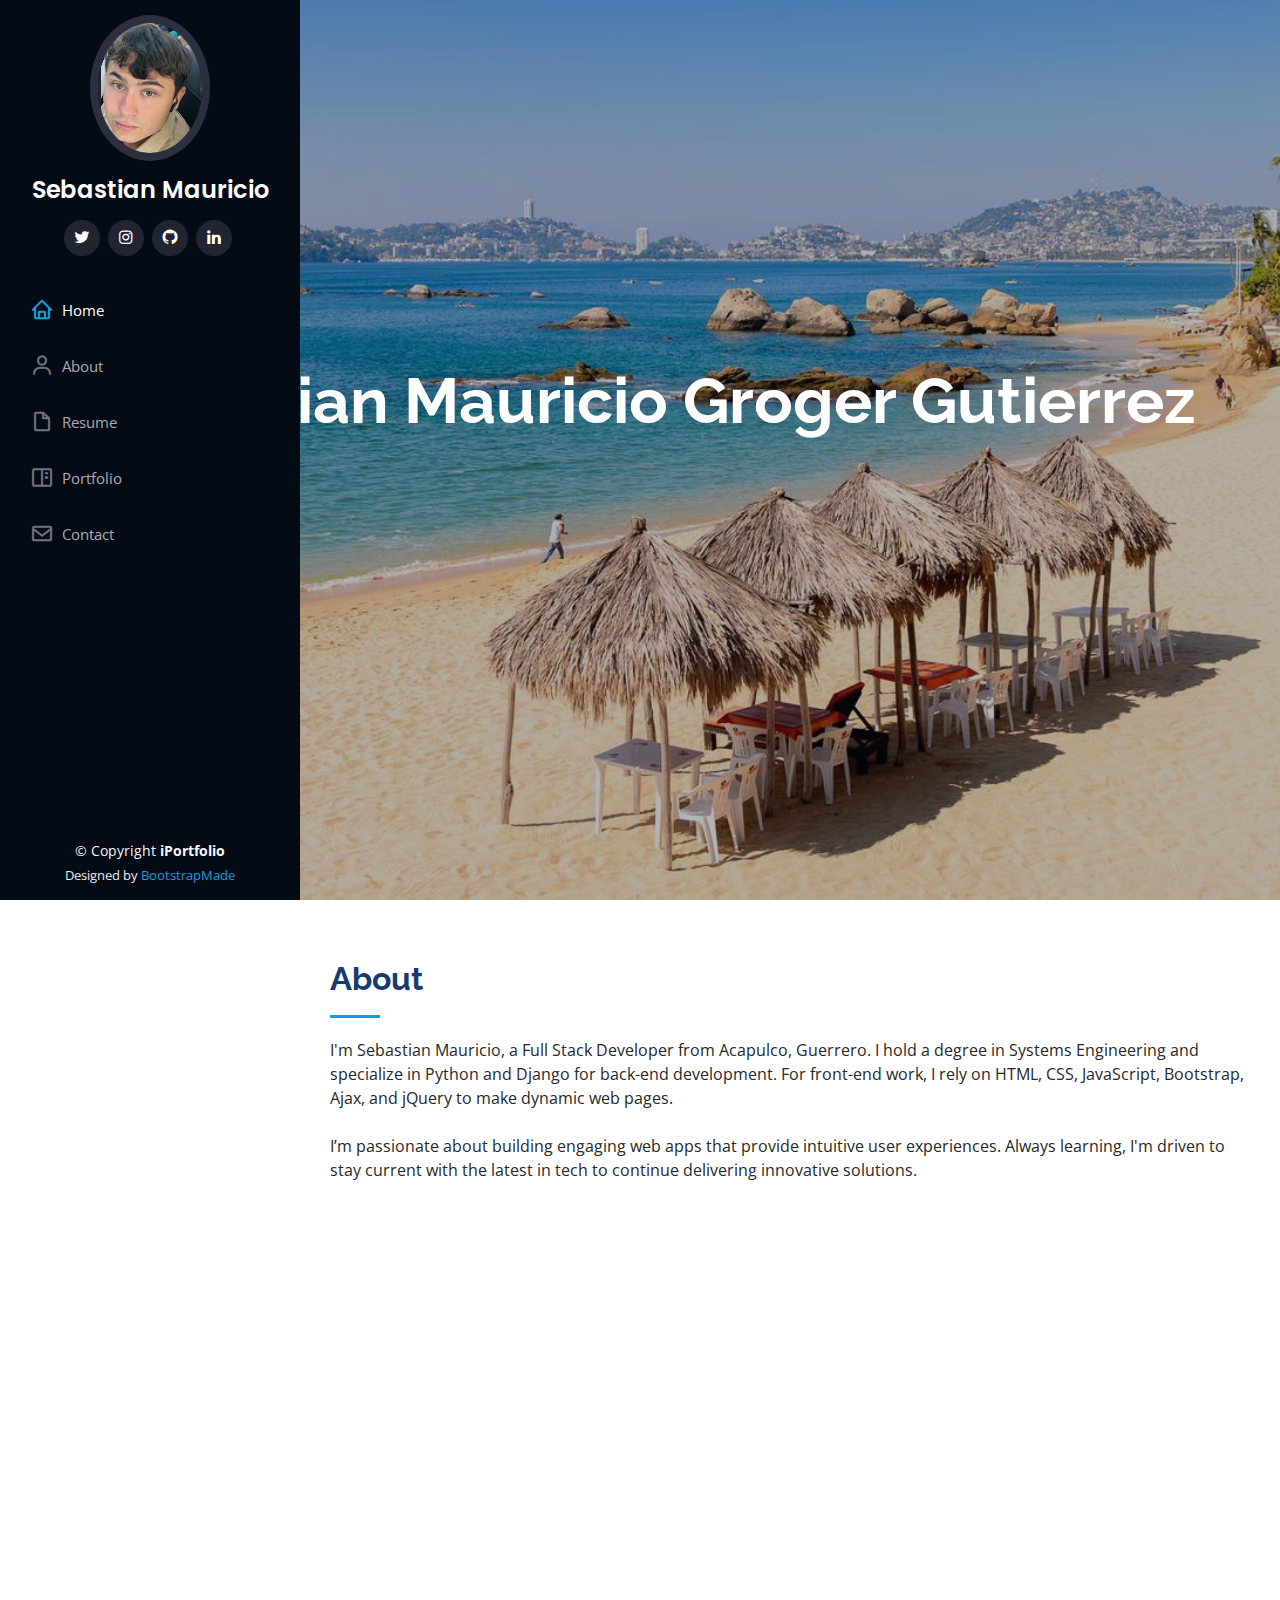
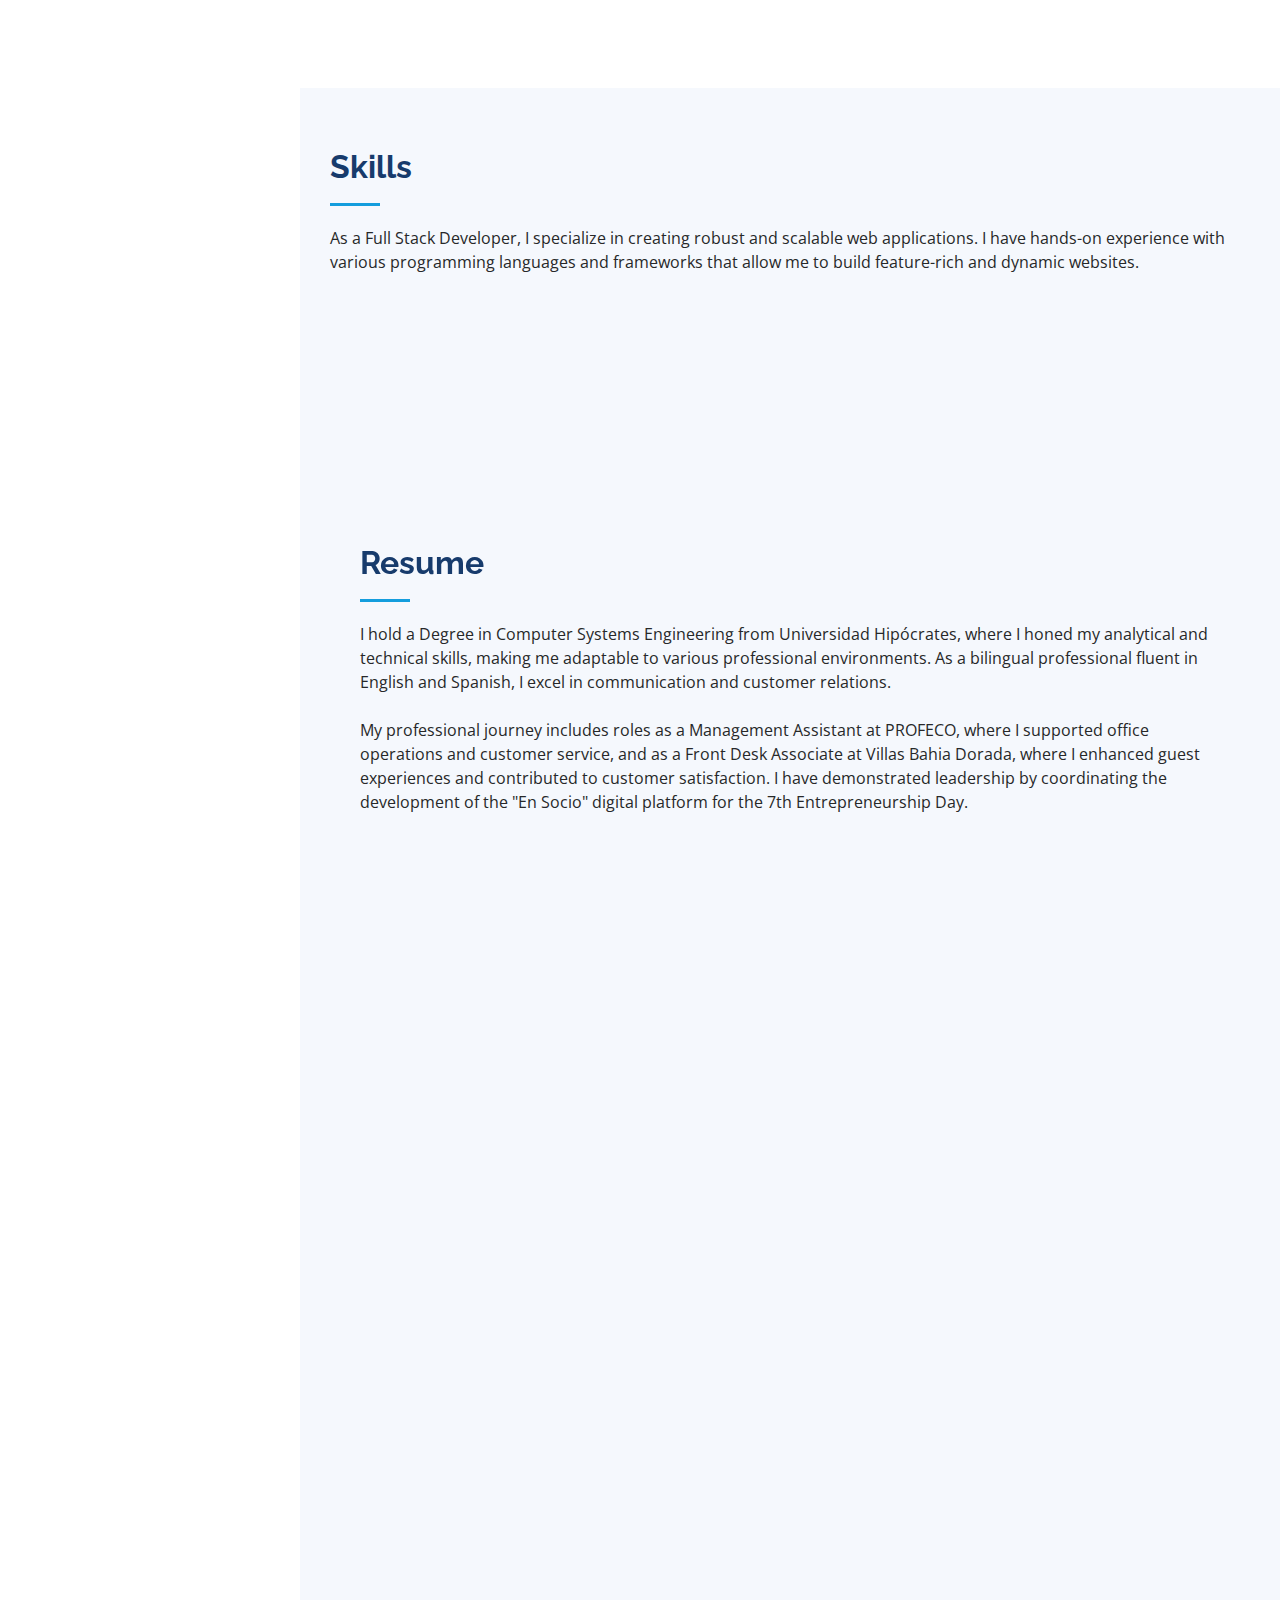
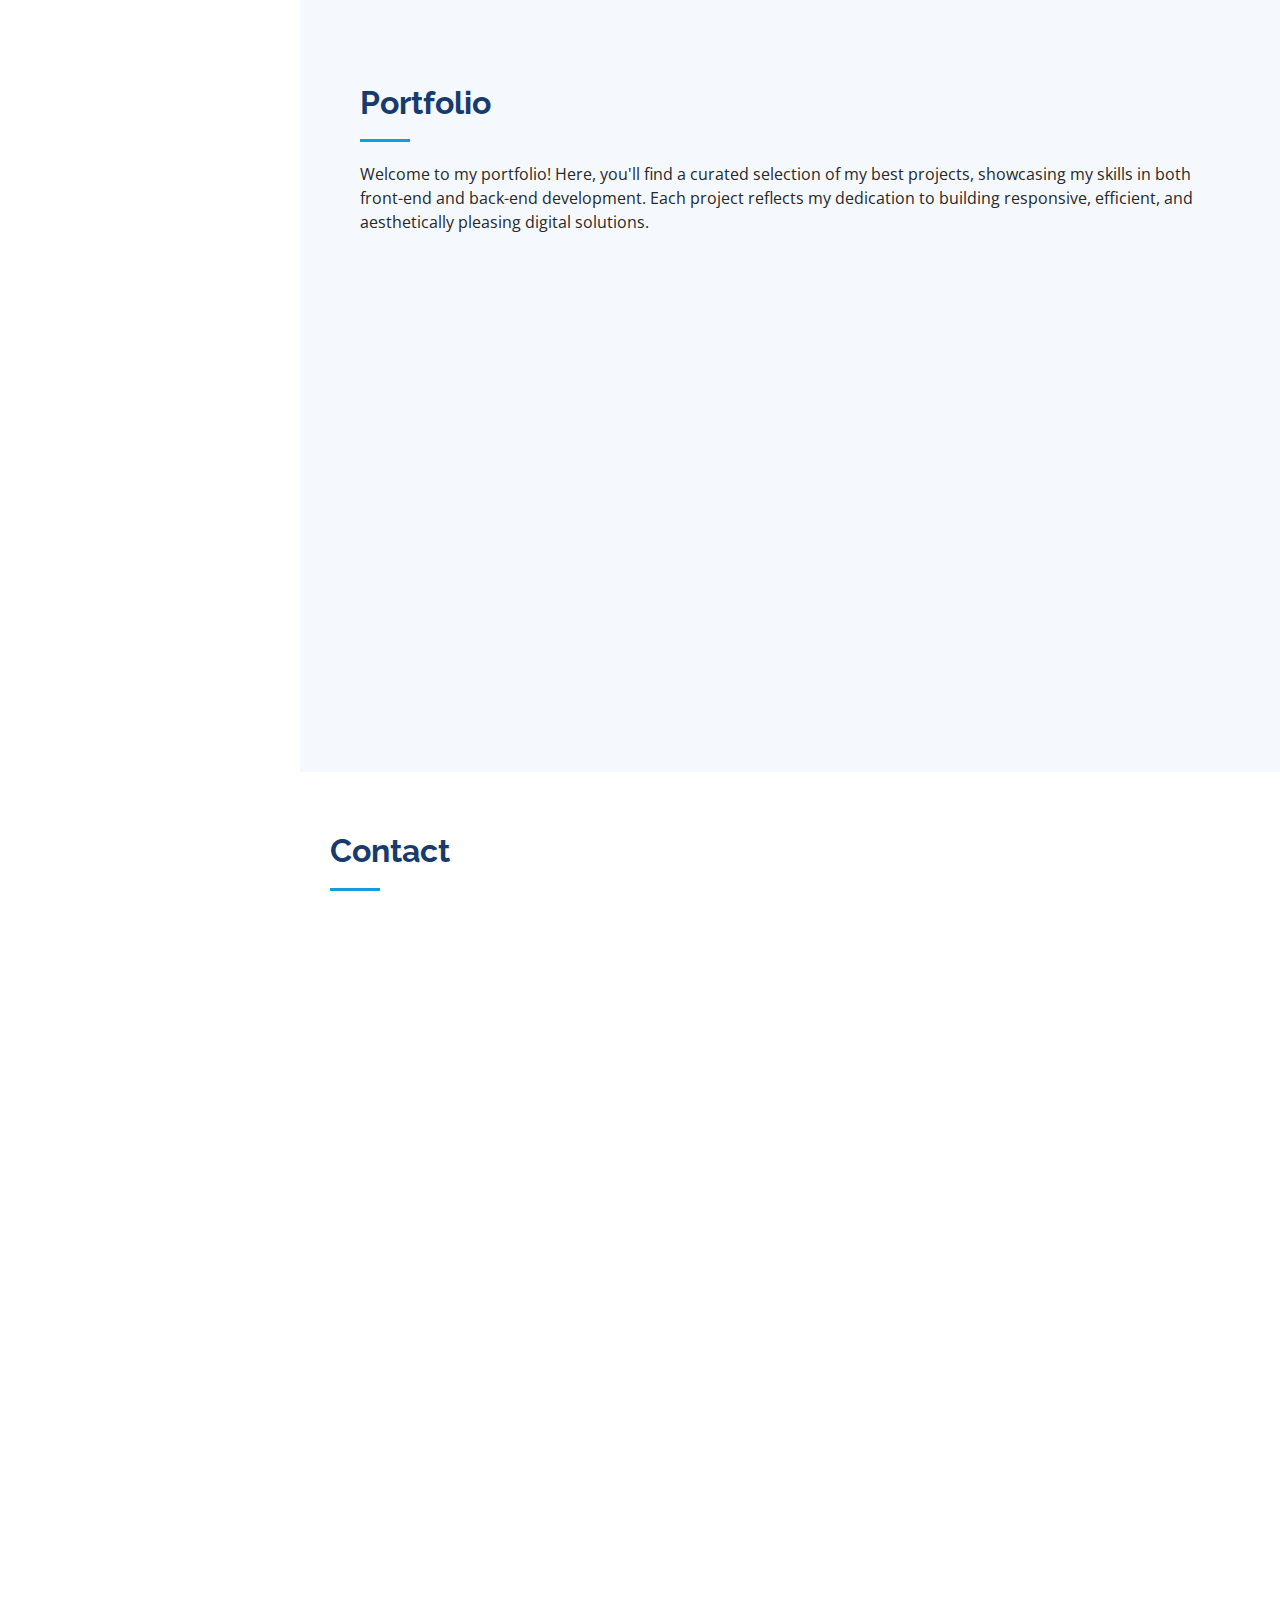
<file: index.html>
<!DOCTYPE html>
<html lang="en">

<head>
  <meta charset="utf-8">
  <meta content="width=device-width, initial-scale=1.0" name="viewport">

  <title>Sebastian's Portfolio</title>
  <meta content="" name="description">
  <meta content="" name="keywords">

  <!-- Favicons -->
  <link href="assets/img/favicon.png" rel="icon">
  <link href="assets/img/apple-touch-icon.png" rel="apple-touch-icon">

  <!-- Google Fonts -->
  <link href="https://fonts.googleapis.com/css?family=Open+Sans:300,300i,400,400i,600,600i,700,700i|Raleway:300,300i,400,400i,500,500i,600,600i,700,700i|Poppins:300,300i,400,400i,500,500i,600,600i,700,700i" rel="stylesheet">

  <!-- Vendor CSS Files -->
  <link href="assets/vendor/aos/aos.css" rel="stylesheet">
  <link href="assets/vendor/bootstrap/css/bootstrap.min.css" rel="stylesheet">
  <link href="assets/vendor/bootstrap-icons/bootstrap-icons.css" rel="stylesheet">
  <link href="assets/vendor/boxicons/css/boxicons.min.css" rel="stylesheet">
  <link href="assets/vendor/glightbox/css/glightbox.min.css" rel="stylesheet">
  <link href="assets/vendor/swiper/swiper-bundle.min.css" rel="stylesheet">

  <!-- Template Main CSS File -->
  <link href="assets/css/style.css" rel="stylesheet">

  <!-- =======================================================
  * Template Name: iPortfolio
  * Template URL: https://bootstrapmade.com/iportfolio-bootstrap-portfolio-websites-template/
  * Updated: Mar 17 2024 with Bootstrap v5.3.3
  * Author: BootstrapMade.com
  * License: https://bootstrapmade.com/license/
  ======================================================== -->
</head>

<body>

  <!-- ======= Mobile nav toggle button ======= -->
  <i class="bi bi-list mobile-nav-toggle d-xl-none"></i>

  <!-- ======= Header ======= -->
  <header id="header">
    <div class="d-flex flex-column">

      <div class="profile">
        <img src="assets/img/portfolio/faceshot.png" alt="" class="img-fluid rounded-circle">
        <h1 class="text-light"><a href="index.html">Sebastian Mauricio</a></h1>
        <div class="social-links mt-3 text-center">
          <a target="_blank" href="https://twitter.com/SebasMou2000"  class="twitter"><i class="bx bxl-twitter"></i></a>
          <!-- <a target="_blank" href="#" class="facebook"><i class="bx bxl-facebook"></i></a> -->
          <a target="_blank" href="https://www.instagram.com/sebastian.success/" class="instagram"><i class="bx bxl-instagram"></i></a>
          <a target="_blank" href="https://github.com/SebastianMou" class="google-plus"><i class="bx bxl-github"></i></a>
          <a target="_blank" href="https://www.linkedin.com/in/sebastian-mauricio-339632282/" class="linkedin"><i class="bx bxl-linkedin"></i></a>
        </div>
      </div>

      <nav id="navbar" class="nav-menu navbar">
        <ul>
          <li><a href="#hero" class="nav-link scrollto active"><i class="bx bx-home"></i> <span>Home</span></a></li>
          <li><a href="#about" class="nav-link scrollto"><i class="bx bx-user"></i> <span>About</span></a></li>
          <li><a href="#resume" class="nav-link scrollto"><i class="bx bx-file-blank"></i> <span>Resume</span></a></li>
          <li><a href="#portfolio" class="nav-link scrollto"><i class="bx bx-book-content"></i> <span>Portfolio</span></a></li>
          <li><a href="#contact" class="nav-link scrollto"><i class="bx bx-envelope"></i> <span>Contact</span></a></li>
        </ul>
      </nav><!-- .nav-menu -->
    </div>
  </header><!-- End Header -->

  <!-- ======= Hero Section ======= -->
  <section id="hero" class="d-flex flex-column justify-content-center align-items-center">
    <div class="hero-container" data-aos="fade-in">
      <h1>Sebastian Mauricio Groger Gutierrez</h1>
      <p>I'm <span class="typed" data-typed-items="Systems Engineering, Full Stack Developer, Web Developer, App Developer"></span></p>
    </div>
  </section><!-- End Hero -->

  <main id="main">

    <!-- ======= About Section ======= -->
    <section id="about" class="about">
      <div class="container">

        <div class="section-title">
          <h2>About</h2>
          <p>I'm Sebastian Mauricio, a Full Stack Developer from Acapulco, Guerrero. I hold a degree in Systems Engineering and specialize in Python and Django for back-end development. For front-end work, I rely on HTML, CSS, JavaScript, Bootstrap, Ajax, and jQuery to make dynamic web pages.
            <br><br>
            I’m passionate about building engaging web apps that provide intuitive user experiences. Always learning, I'm driven to stay current with the latest in tech to continue delivering innovative solutions.
            </p>
        </div>

        <div class="row">
          <div class="col-lg-4" data-aos="fade-right">
            <img src="assets/img/family.png" class="img-fluid" alt="">
          </div>
          <div class="col-lg-8 pt-4 pt-lg-0 content" data-aos="fade-left">
            <h3>UI/UX Designer &amp; Web Developer.</h3>
            <p class="fst-italic">
              Passionate about designing intuitive user interfaces and developing robust web applications that provide seamless user experiences.
            </p>
            <div class="row">
              <div class="col-lg-6">
                <ul>
                  <li><i class="bi bi-chevron-right"></i> <strong>Birthday:</strong> <span>8 April 2000</span></li>
                  <li><i class="bi bi-chevron-right"></i> <strong>Website:</strong> <span>www.example.com</span></li>
                  <li><i class="bi bi-chevron-right"></i> <strong>Phone:</strong> <span>+54 (744) 505-5734</span></li>
                  <li><i class="bi bi-chevron-right"></i> <strong>City:</strong> <span>Acapulco Guerrero, Mexico</span></li>
                </ul>
              </div>
              <div class="col-lg-6">
                <ul>
                  <li><i class="bi bi-chevron-right"></i> <strong>Age:</strong> <span>24</span></li>
                  <li><i class="bi bi-chevron-right"></i> <strong>Degree:</strong> <span>Bachelor's</span></li>
                  <li><i class="bi bi-chevron-right"></i> <strong>PhEmailone:</strong> <span>Sebastian_Mou@protnomail.com</span></li>
                  <li><i class="bi bi-chevron-right"></i> <strong>Freelance:</strong> <span>Available</span></li>
                </ul>
              </div>
            </div>
            <p>
              I specialize in crafting user-friendly digital solutions that empower businesses to thrive in the digital age. From designing intuitive interfaces to developing powerful backend systems, my goal is to bring innovative ideas to life.
            </p>
            <p>
                Whether working on a team or freelancing, I bring a collaborative spirit and a commitment to delivering exceptional results in every project I undertake.
            </p>
          </div>
        </div>

      </div>
    </section><!-- End About Section -->

    <!-- ======= Facts Section ======= -->
    <!-- <section id="facts" class="facts">
      <div class="container">

        <div class="section-title">
          <h2>Facts</h2>
          <p>Magnam dolores commodi suscipit. Necessitatibus eius consequatur ex aliquid fuga eum quidem. Sit sint consectetur velit. Quisquam quos quisquam cupiditate. Et nemo qui impedit suscipit alias ea. Quia fugiat sit in iste officiis commodi quidem hic quas.</p>
        </div>

        <div class="row no-gutters">

          <div class="col-lg-3 col-md-6 d-md-flex align-items-md-stretch" data-aos="fade-up">
            <div class="count-box">
              <i class="bi bi-emoji-smile"></i>
              <span data-purecounter-start="0" data-purecounter-end="232" data-purecounter-duration="1" class="purecounter"></span>
              <p><strong>Happy Clients</strong> consequuntur quae</p>
            </div>
          </div>

          <div class="col-lg-3 col-md-6 d-md-flex align-items-md-stretch" data-aos="fade-up" data-aos-delay="100">
            <div class="count-box">
              <i class="bi bi-journal-richtext"></i>
              <span data-purecounter-start="0" data-purecounter-end="521" data-purecounter-duration="1" class="purecounter"></span>
              <p><strong>Projects</strong> adipisci atque cum quia aut</p>
            </div>
          </div>

          <div class="col-lg-3 col-md-6 d-md-flex align-items-md-stretch" data-aos="fade-up" data-aos-delay="200">
            <div class="count-box">
              <i class="bi bi-headset"></i>
              <span data-purecounter-start="0" data-purecounter-end="1453" data-purecounter-duration="1" class="purecounter"></span>
              <p><strong>Hours Of Support</strong> aut commodi quaerat</p>
            </div>
          </div>

          <div class="col-lg-3 col-md-6 d-md-flex align-items-md-stretch" data-aos="fade-up" data-aos-delay="300">
            <div class="count-box">
              <i class="bi bi-people"></i>
              <span data-purecounter-start="0" data-purecounter-end="32" data-purecounter-duration="1" class="purecounter"></span>
              <p><strong>Hard Workers</strong> rerum asperiores dolor</p>
            </div>
          </div>

        </div>

      </div>
    </section> --> 

    <!-- ======= Skills Section ======= -->
    <section id="skills" class="skills section-bg">
      <div class="container">

        <div class="section-title">
          <h2>Skills</h2>
          <p>
              As a Full Stack Developer, I specialize in creating robust and scalable web applications. I have hands-on experience with various programming languages and frameworks that allow me to build feature-rich and dynamic websites.
          </p>
      </div>
      
      <div class="row skills-content">
      
          <div class="col-lg-6" data-aos="fade-up">
              <div class="progress">
                  <span class="skill">HTML <i class="val">100%</i></span>
                  <div class="progress-bar-wrap">
                      <div class="progress-bar" role="progressbar" aria-valuenow="100" aria-valuemin="0" aria-valuemax="100"></div>
                  </div>
              </div>
      
              <div class="progress">
                  <span class="skill">CSS <i class="val">90%</i></span>
                  <div class="progress-bar-wrap">
                      <div class="progress-bar" role="progressbar" aria-valuenow="90" aria-valuemin="0" aria-valuemax="100"></div>
                  </div>
              </div>
      
              <div class="progress">
                  <span class="skill">JavaScript <i class="val">60%</i></span>
                  <div class="progress-bar-wrap">
                      <div class="progress-bar" role="progressbar" aria-valuenow="80" aria-valuemin="0" aria-valuemax="100"></div>
                  </div>
              </div>
          </div>
      
          <div class="col-lg-6" data-aos="fade-up" data-aos-delay="100">
              <div class="progress">
                  <span class="skill">Python/Django <i class="val">85%</i></span>
                  <div class="progress-bar-wrap">
                      <div class="progress-bar" role="progressbar" aria-valuenow="85" aria-valuemin="0" aria-valuemax="100"></div>
                  </div>
              </div>
      
              <div class="progress">
                  <span class="skill">Bootstrap <i class="val">90%</i></span>
                  <div class="progress-bar-wrap">
                      <div class="progress-bar" role="progressbar" aria-valuenow="90" aria-valuemin="0" aria-valuemax="100"></div>
                  </div>
              </div>
      
              <div class="progress">
                  <span class="skill">Linux <i class="val">30%</i></span>
                  <div class="progress-bar-wrap">
                      <div class="progress-bar" role="progressbar" aria-valuenow="70" aria-valuemin="0" aria-valuemax="100"></div>
                  </div>
              </div>
          </div>
      </div>
      <!-- End Skills Section -->

    <!-- ======= Resume Section ======= -->
    <section id="resume" class="resume">
      <div class="container">

        <div class="section-title">
          <h2>Resume</h2>
          <p>I hold a Degree in Computer Systems Engineering from Universidad Hipócrates, where I honed my analytical and technical skills, making me adaptable to various professional environments. As a bilingual professional fluent in English and Spanish, I excel in communication and customer relations.</p>
          <br>
          <p>
            My professional journey includes roles as a Management Assistant at PROFECO, where I supported office operations and customer service, and as a Front Desk Associate at Villas Bahia Dorada, where I enhanced guest experiences and contributed to customer satisfaction. I have demonstrated leadership by coordinating the development of the "En Socio" digital platform for the 7th Entrepreneurship Day.
          </p>
        </div>

        <div class="row">
          <div class="col-lg-6" data-aos="fade-up">
            <h3 class="resume-title">Sumary</h3>
            <div class="resume-item pb-0">
              <h4>Sebastian Mauricio Groger Gutierrez</h4>
              <p><em>Motivated professional with a strong background in customer service and technical skills, aiming to leverage these strengths in dynamic roles. Proven in building positive relationships and driving projects to success.</em></p>
              <ul>
                  <li>Acapuclo Guerrero, Mexico</li>
                  <li>52+(744) 505-5734</li>
                  <li>Sebastian_Mou@protonmail.com</li>
              </ul>
          </div>
          

            <h3 class="resume-title">Education</h3>
            <div class="resume-item">
              <h4>Degree in Computer Systems Engineering</h4>
              <h5>2019 - 2023</h5>
              <p><em>Universidad Hipócrates, Acapulco, Mexico</em></p>
              <p>
                  Focused on developing analytical and technical skills, adaptable to various professional environments.
                  <a href="https://www.uhipocrates.edu.mx/2023/08/09/exitosas-defensas-de-tesis-de-la-licenciatura-en-ingenieria-en-sistemas-computacionales" target="_blank">Read More</a>
              </p>
          </div>
          <div class="resume-item">
              <h4>High School Diploma</h4>
              <h5>2017</h5>
              <p><em>Secretariat of Public Education, Mexico</em></p>
          </div>
          </div>
          <div class="col-lg-6" data-aos="fade-up" data-aos-delay="100">
            <h3 class="resume-title">Professional Experience</h3>
            <div class="resume-item">
              <h4>Management Assistant</h4>
              <h5>Jan 2021 - Dec 2023</h5>
              <p><em>PROFECO (Mexican Government Agency)</em></p>
              <ul>
                  <li>Supported office operations and customer service, handling inquiries and providing information.</li>
                  <li>Managed documentation and administrative tasks, showcasing organizational and time management skills.</li>
              </ul>
            </div>
            <div class="resume-item">
              <h4>Front Desk Associate</h4>
              <h5>Feb 2018 - Jan 2020</h5>
              <p><em>Villas Bahia Dorada (Hotel Business)</em></p>
              <ul>
                  <li>Delivered exceptional customer service, creating a welcoming environment for guests.</li>
                  <li>Quickly addressed and resolved guest inquiries, demonstrating problem-solving and interpersonal skills.</li>
                  <li>Assisted in promotional activities and events, contributing to an increase in guest satisfaction and repeat visits.</li>
              </ul>
            </div>
          </div>
        </div>

      </div>
    </section><!-- End Resume Section -->

    <!-- ======= Portfolio Section ======= -->
    <section id="portfolio" class="portfolio section-bg">
      <div class="container">

        <div class="section-title">
          <h2>Portfolio</h2>
          <p>Welcome to my portfolio! Here, you'll find a curated selection of my best projects, showcasing my skills in both front-end and back-end development. Each project reflects my dedication to building responsive, efficient, and aesthetically pleasing digital solutions.</p>

        </div>

        <div class="row" data-aos="fade-up">
          <div class="col-lg-12 d-flex justify-content-center">
            <ul id="portfolio-flters">
              <li data-filter="*" class="filter-active">All</li>
              <li data-filter=".filter-app">Full Stack</li>
              <li data-filter=".filter-web">FrontEnd</li>
            </ul>
          </div>
        </div>

        <div class="row portfolio-container" data-aos="fade-up" data-aos-delay="100">

          <div class="col-lg-4 col-md-6 portfolio-item filter-web">
            <div class="portfolio-wrap">
              <img src="assets/img/portfolio/ensocio_home.png" class="img-fluid" alt="">
              <div class="portfolio-links">
                <a href="assets/img/portfolio/ensocio_home.png" data-gallery="portfolioGallery" class="portfolio-lightbox" title="App 1"><i class="bx bx-plus"></i></a>
                <a href="portfolio-details-ensocio.html" title="More Details"><i class="bx bx-link"></i></a>
              </div>
            </div>
          </div>

          <div class="col-lg-4 col-md-6 portfolio-item filter-web">
            <div class="portfolio-wrap">
              <img src="assets/img/portfolio/hiddenS.png" class="img-fluid" alt="">
              <div class="portfolio-links">
                <a href="assets/img/portfolio/hiddenS.png" data-gallery="portfolioGallery" class="portfolio-lightbox" title="Web 3"><i class="bx bx-plus"></i></a>
                <a href="portfolio-details-django_chatting_app.html" title="More Details"><i class="bx bx-link"></i></a>
              </div>
            </div>
          </div>

          <div class="col-lg-4 col-md-6 portfolio-item filter-web">
            <div class="portfolio-wrap">
              <img src="assets/img/portfolio/wwins_login.png" class="img-fluid" alt="">
              <div class="portfolio-links">
                <a href="assets/img/portfolio/wwins_login.png" data-gallery="portfolioGallery" class="portfolio-lightbox" title="App 2"><i class="bx bx-plus"></i></a>
                <a href="portfolio-details-wwins.html" title="More Details"><i class="bx bx-link"></i></a>
              </div>
            </div>
          </div>

          <div class="col-lg-4 col-md-6 portfolio-item filter-app">
            <div class="portfolio-wrap">
              <img src="assets/img/portfolio/Screenshot 2024-04-20 185433.png" class="img-fluid" alt="">
              <div class="portfolio-links">
                <a href="assets/img/portfolio/Screenshot 2024-04-20 185433.png" data-gallery="portfolioGallery" class="portfolio-lightbox" title="Card 2"><i class="bx bx-plus"></i></a>
                <a href="portfolio-details-shop.html" title="More Details"><i class="bx bx-link"></i></a>
              </div>
            </div>
          </div>

          
          </div>

        </div>

      </div>
    </section><!-- End Portfolio Section -->

    <!-- ======= Services Section ======= -->
    <!-- <section id="services" class="services">
      <div class="container">

        <div class="section-title">
          <h2>Services</h2>
          <p>Magnam dolores commodi suscipit. Necessitatibus eius consequatur ex aliquid fuga eum quidem. Sit sint consectetur velit. Quisquam quos quisquam cupiditate. Et nemo qui impedit suscipit alias ea. Quia fugiat sit in iste officiis commodi quidem hic quas.</p>
        </div>

        <div class="row">
          <div class="col-lg-4 col-md-6 icon-box" data-aos="fade-up">
            <div class="icon"><i class="bi bi-briefcase"></i></div>
            <h4 class="title"><a href="">Lorem Ipsum</a></h4>
            <p class="description">Voluptatum deleniti atque corrupti quos dolores et quas molestias excepturi sint occaecati cupiditate non provident</p>
          </div>
          <div class="col-lg-4 col-md-6 icon-box" data-aos="fade-up" data-aos-delay="100">
            <div class="icon"><i class="bi bi-card-checklist"></i></div>
            <h4 class="title"><a href="">Dolor Sitema</a></h4>
            <p class="description">Minim veniam, quis nostrud exercitation ullamco laboris nisi ut aliquip ex ea commodo consequat tarad limino ata</p>
          </div>
          <div class="col-lg-4 col-md-6 icon-box" data-aos="fade-up" data-aos-delay="200">
            <div class="icon"><i class="bi bi-bar-chart"></i></div>
            <h4 class="title"><a href="">Sed ut perspiciatis</a></h4>
            <p class="description">Duis aute irure dolor in reprehenderit in voluptate velit esse cillum dolore eu fugiat nulla pariatur</p>
          </div>
          <div class="col-lg-4 col-md-6 icon-box" data-aos="fade-up" data-aos-delay="300">
            <div class="icon"><i class="bi bi-binoculars"></i></div>
            <h4 class="title"><a href="">Magni Dolores</a></h4>
            <p class="description">Excepteur sint occaecat cupidatat non proident, sunt in culpa qui officia deserunt mollit anim id est laborum</p>
          </div>
          <div class="col-lg-4 col-md-6 icon-box" data-aos="fade-up" data-aos-delay="400">
            <div class="icon"><i class="bi bi-brightness-high"></i></div>
            <h4 class="title"><a href="">Nemo Enim</a></h4>
            <p class="description">At vero eos et accusamus et iusto odio dignissimos ducimus qui blanditiis praesentium voluptatum deleniti atque</p>
          </div>
          <div class="col-lg-4 col-md-6 icon-box" data-aos="fade-up" data-aos-delay="500">
            <div class="icon"><i class="bi bi-calendar4-week"></i></div>
            <h4 class="title"><a href="">Eiusmod Tempor</a></h4>
            <p class="description">Et harum quidem rerum facilis est et expedita distinctio. Nam libero tempore, cum soluta nobis est eligendi</p>
          </div>
        </div>

      </div>
    </section> -->
    <!-- End Services Section -->


    <!-- ======= Contact Section ======= -->
    <section id="contact" class="contact">
      <div class="container">

        <div class="section-title">
          <h2>Contact</h2>
        </div>

        <div class="row" data-aos="fade-in">

          <div class="col-lg-5 d-flex align-items-stretch">
            <div class="info">
              <div class="address">
                <i class="bi bi-geo-alt"></i>
                <h4>Location:</h4>
                <p>Mexico Acapulco</p>
              </div>

              <div class="email">
                <i class="bi bi-envelope"></i>
                <h4>Email:</h4>
                <p>Sebastian_MoU@protonmail.com</p>
              </div>

              <div class="phone">
                <i class="bi bi-phone"></i>
                <h4>Call:</h4>
                <p>+52 (744) 505-5734</p>
              </div>

              <iframe src="https://www.google.com/maps/embed?pb=!1m18!1m12!1m3!1d3818.856285848596!2d-99.90717052522416!3d16.833484183962348!2m3!1f0!2f0!3f0!3m2!1i1024!2i768!4f13.1!3m3!1m2!1s0x85caf7d034e5e007%3A0x2248ee756364b5d8!2sCaleta%20playa!5e0!3m2!1sen!2smx!4v1715116973619!5m2!1sen!2smx" width="600" height="450" style="border:0;" allowfullscreen="" loading="lazy" referrerpolicy="no-referrer-when-downgrade"></iframe>
            </div>

          </div>

          <div class="col-lg-7 mt-5 mt-lg-0 d-flex align-items-stretch">
            <form action="forms/contact.php" method="post" role="form" class="php-email-form">
              <div class="row">
                <div class="form-group col-md-6">
                  <label for="name">Your Name</label>
                  <input type="text" name="name" class="form-control" id="name" required>
                </div>
                <div class="form-group col-md-6">
                  <label for="name">Your Email</label>
                  <input type="email" class="form-control" name="email" id="email" required>
                </div>
              </div>
              <div class="form-group">
                <label for="name">Subject</label>
                <input type="text" class="form-control" name="subject" id="subject" required>
              </div>
              <div class="form-group">
                <label for="name">Message</label>
                <textarea class="form-control" name="message" rows="10" required></textarea>
              </div>
              <div class="my-3">
                <div class="loading">Loading</div>
                <div class="error-message"></div>
                <div class="sent-message">Your message has been sent. Thank you!</div>
              </div>
              <div class="text-center"><button type="submit">Send Message</button></div>
            </form>
          </div>

        </div>

      </div>
    </section><!-- End Contact Section -->

  </main><!-- End #main -->

  <!-- ======= Footer ======= -->
  <footer id="footer">
    <div class="container">
      <div class="copyright">
        &copy; Copyright <strong><span>iPortfolio</span></strong>
      </div>
      <div class="credits">
        <!-- All the links in the footer should remain intact. -->
        <!-- You can delete the links only if you purchased the pro version. -->
        <!-- Licensing information: https://bootstrapmade.com/license/ -->
        <!-- Purchase the pro version with working PHP/AJAX contact form: https://bootstrapmade.com/iportfolio-bootstrap-portfolio-websites-template/ -->
        Designed by <a href="https://bootstrapmade.com/">BootstrapMade</a>
      </div>
    </div>
  </footer><!-- End  Footer -->

  <a href="#" class="back-to-top d-flex align-items-center justify-content-center"><i class="bi bi-arrow-up-short"></i></a>

  <!-- Vendor JS Files -->
  <script src="assets/vendor/purecounter/purecounter_vanilla.js"></script>
  <script src="assets/vendor/aos/aos.js"></script>
  <script src="assets/vendor/bootstrap/js/bootstrap.bundle.min.js"></script>
  <script src="assets/vendor/glightbox/js/glightbox.min.js"></script>
  <script src="assets/vendor/isotope-layout/isotope.pkgd.min.js"></script>
  <script src="assets/vendor/swiper/swiper-bundle.min.js"></script>
  <script src="assets/vendor/typed.js/typed.umd.js"></script>
  <script src="assets/vendor/waypoints/noframework.waypoints.js"></script>
  <script src="assets/vendor/php-email-form/validate.js"></script>

  <!-- Template Main JS File -->
  <script src="assets/js/main.js"></script>

</body>

</html>
</file>
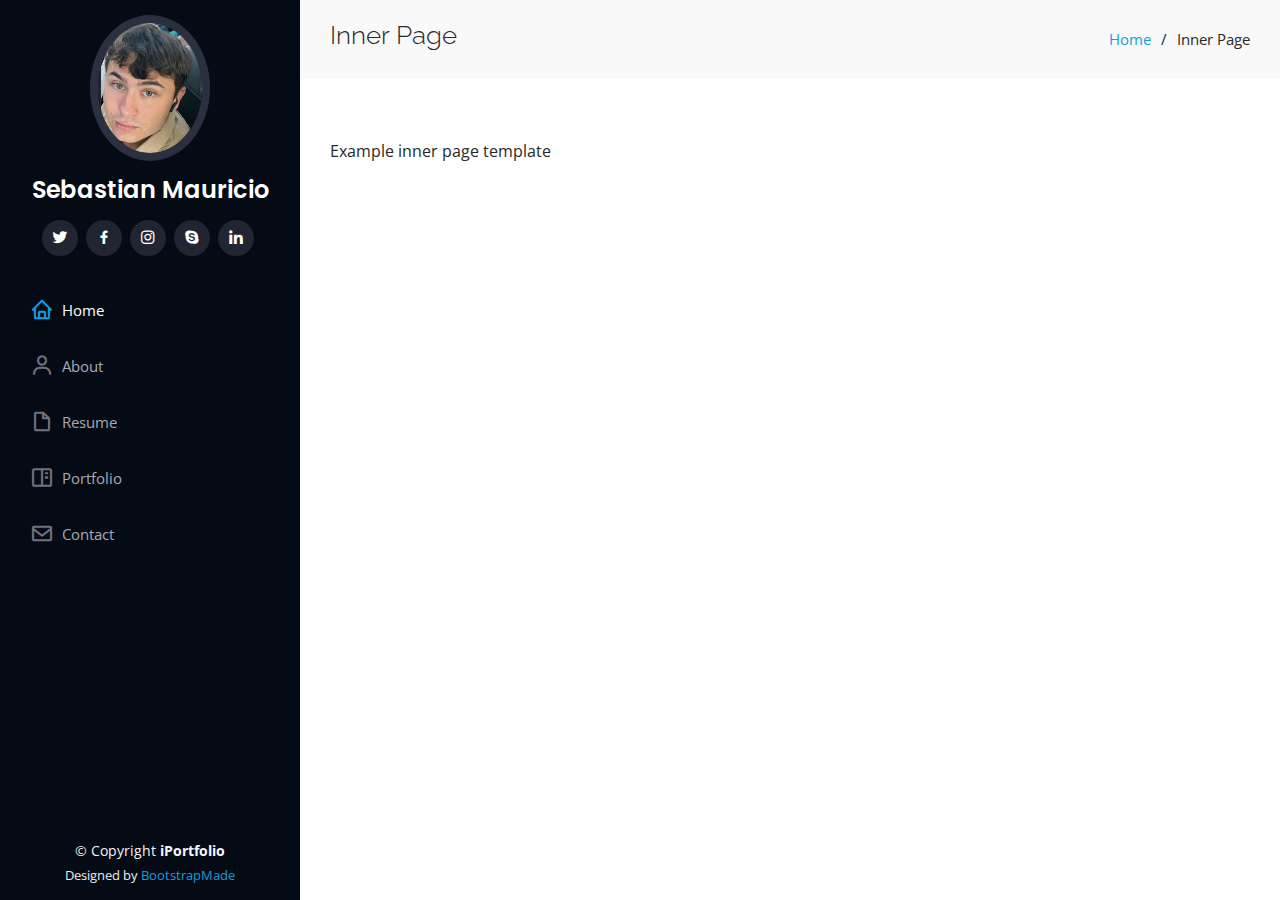
<file: inner-page.html>
<!DOCTYPE html>
<html lang="en">

<head>
  <meta charset="utf-8">
  <meta content="width=device-width, initial-scale=1.0" name="viewport">

  <title>Inner Page - iPortfolio Bootstrap Template</title>
  <meta content="" name="description">
  <meta content="" name="keywords">

  <!-- Favicons -->
  <link href="assets/img/favicon.png" rel="icon">
  <link href="assets/img/apple-touch-icon.png" rel="apple-touch-icon">

  <!-- Google Fonts -->
  <link href="https://fonts.googleapis.com/css?family=Open+Sans:300,300i,400,400i,600,600i,700,700i|Raleway:300,300i,400,400i,500,500i,600,600i,700,700i|Poppins:300,300i,400,400i,500,500i,600,600i,700,700i" rel="stylesheet">

  <!-- Vendor CSS Files -->
  <link href="assets/vendor/aos/aos.css" rel="stylesheet">
  <link href="assets/vendor/bootstrap/css/bootstrap.min.css" rel="stylesheet">
  <link href="assets/vendor/bootstrap-icons/bootstrap-icons.css" rel="stylesheet">
  <link href="assets/vendor/boxicons/css/boxicons.min.css" rel="stylesheet">
  <link href="assets/vendor/glightbox/css/glightbox.min.css" rel="stylesheet">
  <link href="assets/vendor/swiper/swiper-bundle.min.css" rel="stylesheet">

  <!-- Template Main CSS File -->
  <link href="assets/css/style.css" rel="stylesheet">

  <!-- =======================================================
  * Template Name: iPortfolio
  * Template URL: https://bootstrapmade.com/iportfolio-bootstrap-portfolio-websites-template/
  * Updated: Mar 17 2024 with Bootstrap v5.3.3
  * Author: BootstrapMade.com
  * License: https://bootstrapmade.com/license/
  ======================================================== -->
</head>

<body>

  <!-- ======= Mobile nav toggle button ======= -->
  <i class="bi bi-list mobile-nav-toggle d-xl-none"></i>

  <!-- ======= Header ======= -->
  <header id="header">
    <div class="d-flex flex-column">

      <div class="profile">
        <img src="assets/img/portfolio/faceshot.png" alt="" class="img-fluid rounded-circle">
        <h1 class="text-light"><a href="index.html">Sebastian Mauricio</a></h1>
        <div class="social-links mt-3 text-center">
          <a href="#" class="twitter"><i class="bx bxl-twitter"></i></a>
          <a href="#" class="facebook"><i class="bx bxl-facebook"></i></a>
          <a href="#" class="instagram"><i class="bx bxl-instagram"></i></a>
          <a href="#" class="google-plus"><i class="bx bxl-skype"></i></a>
          <a href="#" class="linkedin"><i class="bx bxl-linkedin"></i></a>
        </div>
      </div>

      <nav id="navbar" class="nav-menu navbar">
        <ul>
          <li><a href="#hero" class="nav-link scrollto active"><i class="bx bx-home"></i> <span>Home</span></a></li>
          <li><a href="#about" class="nav-link scrollto"><i class="bx bx-user"></i> <span>About</span></a></li>
          <li><a href="#resume" class="nav-link scrollto"><i class="bx bx-file-blank"></i> <span>Resume</span></a></li>
          <li><a href="#portfolio" class="nav-link scrollto"><i class="bx bx-book-content"></i> <span>Portfolio</span></a></li>
          <li><a href="#contact" class="nav-link scrollto"><i class="bx bx-envelope"></i> <span>Contact</span></a></li>
        </ul>
      </nav><!-- .nav-menu -->
    </div>
  </header><!-- End Header -->

  <main id="main">

    <!-- ======= Breadcrumbs ======= -->
    <section class="breadcrumbs">
      <div class="container">

        <div class="d-flex justify-content-between align-items-center">
          <h2>Inner Page</h2>
          <ol>
            <li><a href="index.html">Home</a></li>
            <li>Inner Page</li>
          </ol>
        </div>

      </div>
    </section><!-- End Breadcrumbs -->

    <section class="inner-page">
      <div class="container">
        <p>
          Example inner page template
        </p>
      </div>
    </section>

  </main><!-- End #main -->

  <!-- ======= Footer ======= -->
  <footer id="footer">
    <div class="container">
      <div class="copyright">
        &copy; Copyright <strong><span>iPortfolio</span></strong>
      </div>
      <div class="credits">
        <!-- All the links in the footer should remain intact. -->
        <!-- You can delete the links only if you purchased the pro version. -->
        <!-- Licensing information: https://bootstrapmade.com/license/ -->
        <!-- Purchase the pro version with working PHP/AJAX contact form: https://bootstrapmade.com/iportfolio-bootstrap-portfolio-websites-template/ -->
        Designed by <a href="https://bootstrapmade.com/">BootstrapMade</a>
      </div>
    </div>
  </footer><!-- End  Footer -->

  <a href="#" class="back-to-top d-flex align-items-center justify-content-center"><i class="bi bi-arrow-up-short"></i></a>

  <!-- Vendor JS Files -->
  <script src="assets/vendor/purecounter/purecounter_vanilla.js"></script>
  <script src="assets/vendor/aos/aos.js"></script>
  <script src="assets/vendor/bootstrap/js/bootstrap.bundle.min.js"></script>
  <script src="assets/vendor/glightbox/js/glightbox.min.js"></script>
  <script src="assets/vendor/isotope-layout/isotope.pkgd.min.js"></script>
  <script src="assets/vendor/swiper/swiper-bundle.min.js"></script>
  <script src="assets/vendor/typed.js/typed.umd.js"></script>
  <script src="assets/vendor/waypoints/noframework.waypoints.js"></script>
  <script src="assets/vendor/php-email-form/validate.js"></script>

  <!-- Template Main JS File -->
  <script src="assets/js/main.js"></script>

</body>

</html>
</file>
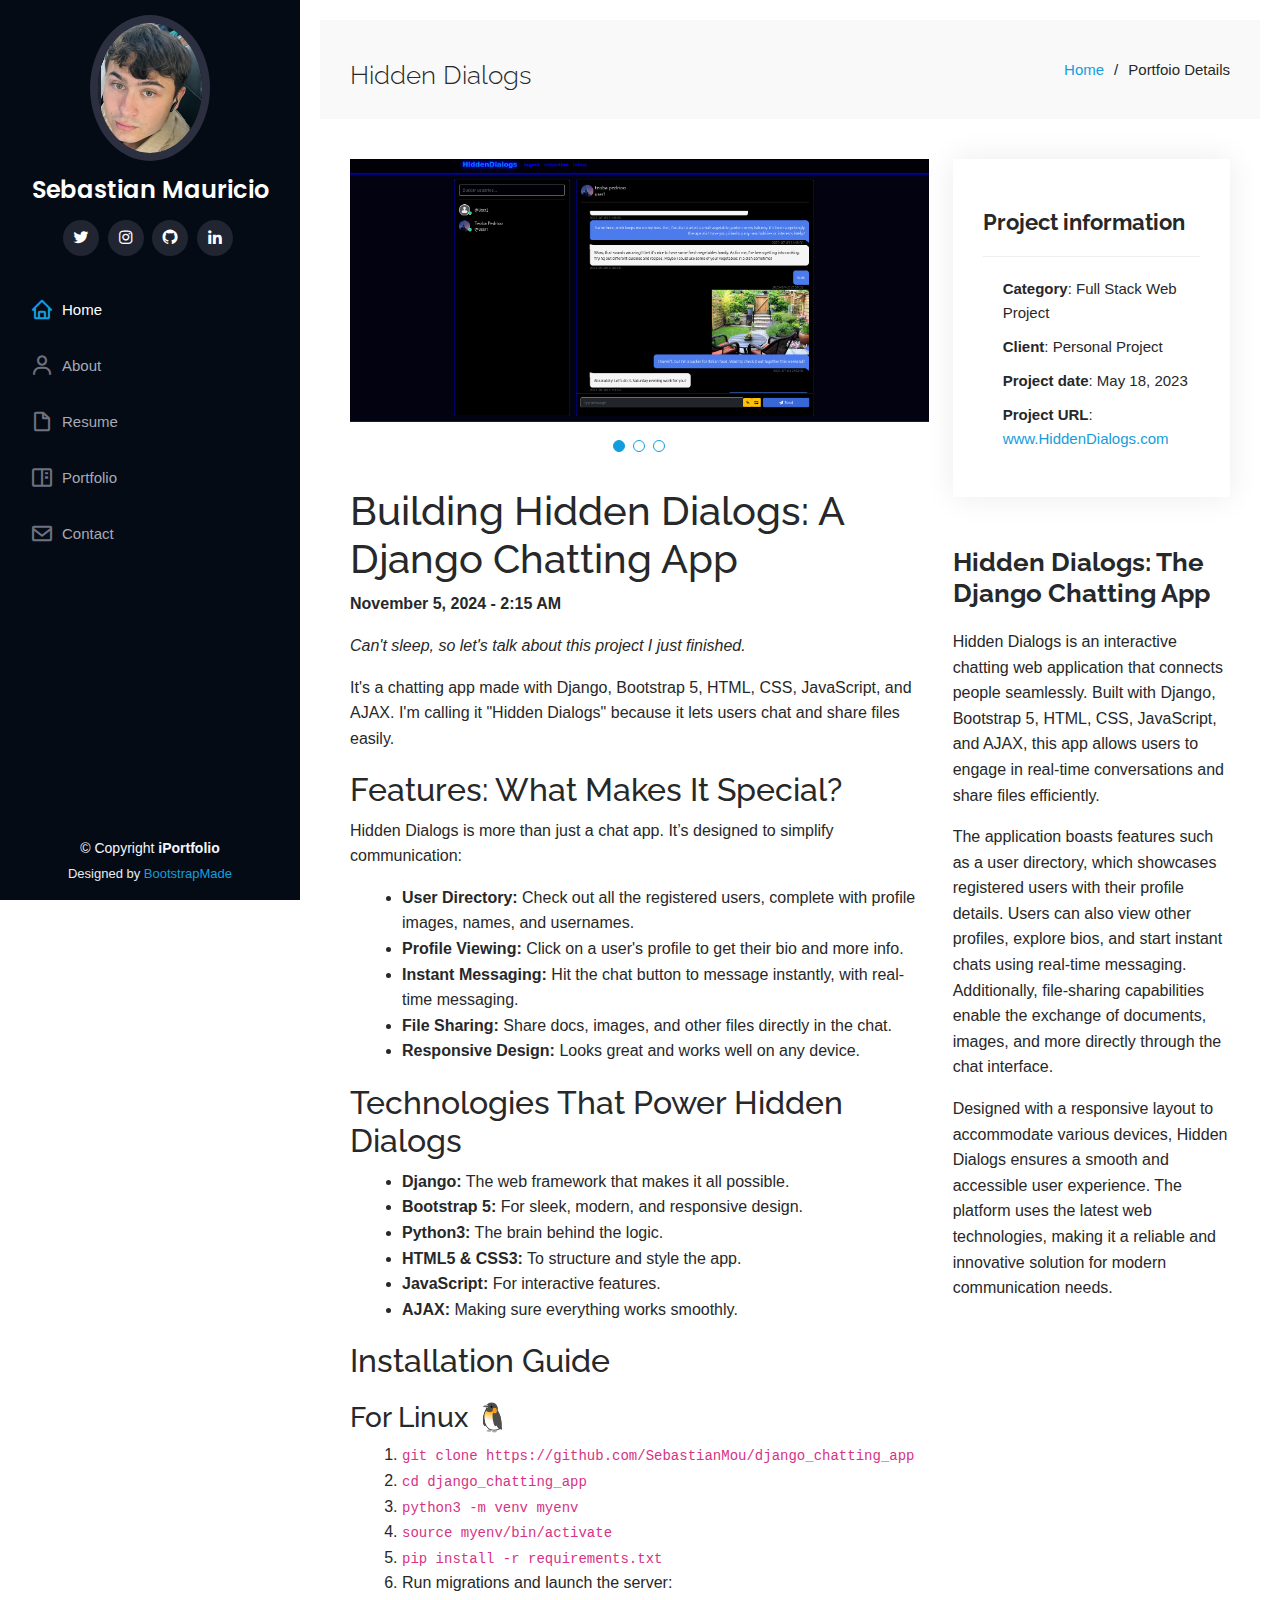
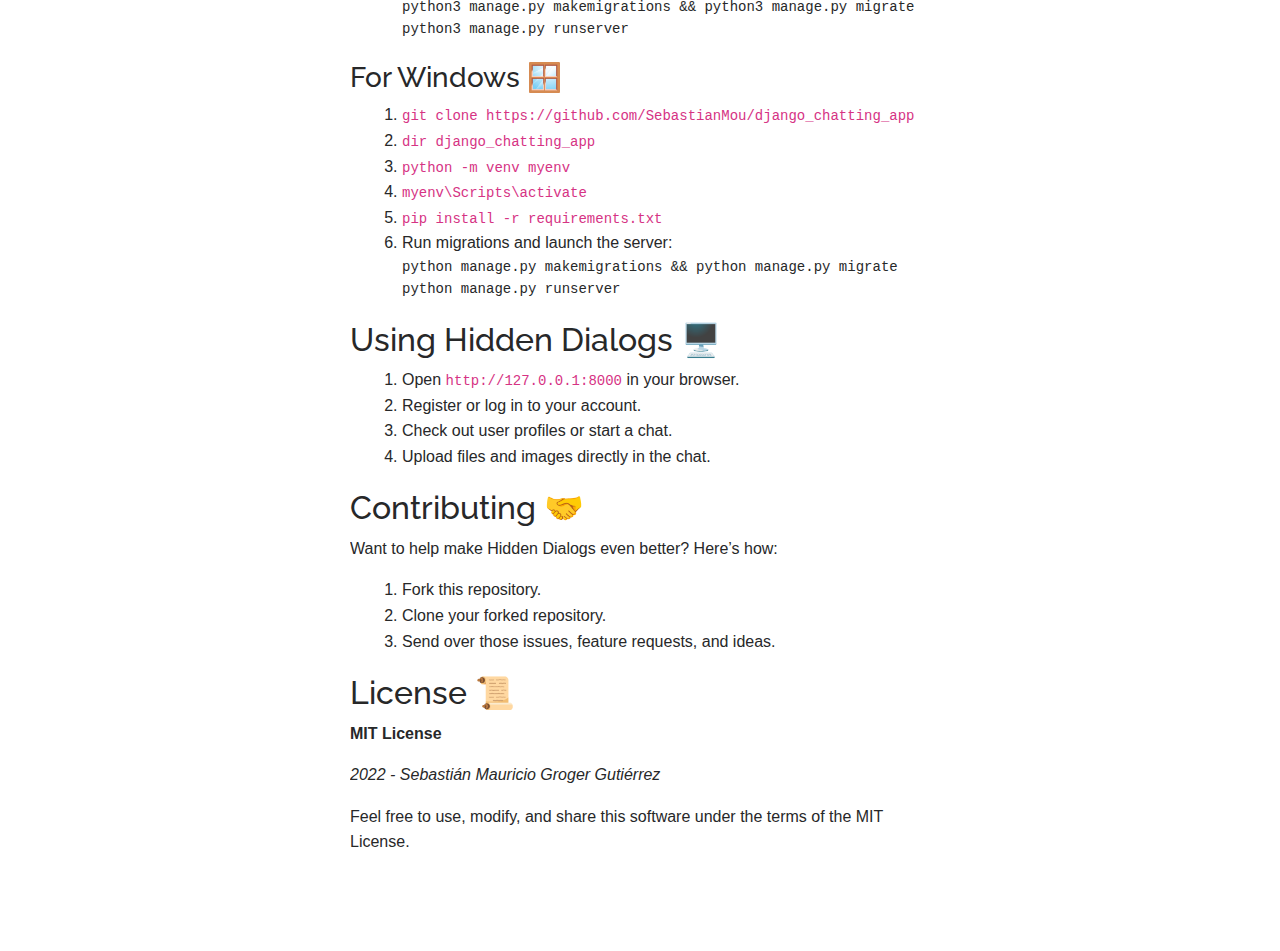
<file: portfolio-details-django_chatting_app.html>
<!DOCTYPE html>
<html lang="en">

<head>
    <meta charset="utf-8">
    <meta content="width=device-width, initial-scale=1.0" name="viewport">

    <title>Hidden Dialogs</title>
    <meta content="" name="description">
    <meta content="" name="keywords">

    <!-- Favicons -->
    <link href="assets/img/favicon.png" rel="icon">
    <link href="assets/img/apple-touch-icon.png" rel="apple-touch-icon">

    <!-- Google Fonts -->
    <link
        href="https://fonts.googleapis.com/css?family=Open+Sans:300,300i,400,400i,600,600i,700,700i|Raleway:300,300i,400,400i,500,500i,600,600i,700,700i|Poppins:300,300i,400,400i,500,500i,600,600i,700,700i"
        rel="stylesheet">

    <!-- Vendor CSS Files -->
    <link href="assets/vendor/aos/aos.css" rel="stylesheet">
    <link href="assets/vendor/bootstrap/css/bootstrap.min.css" rel="stylesheet">
    <link href="assets/vendor/bootstrap-icons/bootstrap-icons.css" rel="stylesheet">
    <link href="assets/vendor/boxicons/css/boxicons.min.css" rel="stylesheet">
    <link href="assets/vendor/glightbox/css/glightbox.min.css" rel="stylesheet">
    <link href="assets/vendor/swiper/swiper-bundle.min.css" rel="stylesheet">

    <!-- Template Main CSS File -->
    <link href="assets/css/style.css" rel="stylesheet">

    <!-- =======================================================
  * Template Name: iPortfolio
  * Template URL: https://bootstrapmade.com/iportfolio-bootstrap-portfolio-websites-template/
  * Updated: Mar 17 2024 with Bootstrap v5.3.3
  * Author: BootstrapMade.com
  * License: https://bootstrapmade.com/license/
  ======================================================== -->
</head>

<body>
    <style>
        body {
            font-family: Arial, sans-serif;
            line-height: 1.6;
            margin: 20px;
        }
        h1, h2, h3, h4, h5, h6 {
            margin-top: 20px;
        }
        ul {
            list-style-type: disc;
            margin-left: 20px;
        }
        ol {
            margin-left: 20px;
        }
    </style>

    <!-- ======= Mobile nav toggle button ======= -->
    <i class="bi bi-list mobile-nav-toggle d-xl-none"></i>

    <!-- ======= Header ======= -->
    <header id="header">
        <div class="d-flex flex-column">

            <div class="profile">
                <img src="assets/img/portfolio/faceshot.png" alt="" class="img-fluid rounded-circle">
                <h1 class="text-light"><a href="index.html">Sebastian Mauricio</a></h1>
                <div class="social-links mt-3 text-center">
                    <a target="_blank" href="https://twitter.com/SebasMou2000" class="twitter"><i
                            class="bx bxl-twitter"></i></a>
                    <!-- <a target="_blank" href="#" class="facebook"><i class="bx bxl-facebook"></i></a> -->
                    <a target="_blank" href="https://www.instagram.com/sebastian.success/" class="instagram"><i
                            class="bx bxl-instagram"></i></a>
                    <a target="_blank" href="https://github.com/SebastianMou" class="google-plus"><i
                            class="bx bxl-github"></i></a>
                    <a target="_blank" href="https://www.linkedin.com/in/sebastian-mauricio-339632282/"
                        class="linkedin"><i class="bx bxl-linkedin"></i></a>
                </div>
            </div>

            <nav id="navbar" class="nav-menu navbar">
                <ul>
                    <li><a href="#hero" class="nav-link scrollto active"><i class="bx bx-home"></i>
                            <span>Home</span></a></li>
                    <li><a href="#about" class="nav-link scrollto"><i class="bx bx-user"></i> <span>About</span></a>
                    </li>
                    <li><a href="#resume" class="nav-link scrollto"><i class="bx bx-file-blank"></i>
                            <span>Resume</span></a></li>
                    <li><a href="#portfolio" class="nav-link scrollto"><i class="bx bx-book-content"></i>
                            <span>Portfolio</span></a></li>
                    <li><a href="#contact" class="nav-link scrollto"><i class="bx bx-envelope"></i>
                            <span>Contact</span></a></li>
                </ul>
            </nav><!-- .nav-menu -->
        </div>
    </header>

    <main id="main">

        <!-- ======= Breadcrumbs ======= -->
        <section id="breadcrumbs" class="breadcrumbs">
            <div class="container">

                <div class="d-flex justify-content-between align-items-center">
                    <h2>Hidden Dialogs</h2>
                    <ol>
                        <li><a href="index.html">Home</a></li>
                        <li>Portfoio Details</li>
                    </ol>
                </div>

            </div>
        </section><!-- End Breadcrumbs -->

        <!-- ======= Portfolio Details Section ======= -->
        <section id="portfolio-details" class="portfolio-details">
            <div class="container">

                <div class="row gy-4">

                    <div class="col-lg-8">
                        <div class="portfolio-details-slider swiper">
                            <div class="swiper-wrapper align-items-center">

                                <div class="swiper-slide">
                                    <img src="assets/img/portfolio/hiddenS.png" alt="">
                                </div>

                                <div class="swiper-slide">
                                    <img src="assets/img/portfolio/hiddengif.gif" alt="">
                                </div>

                                <div class="swiper-slide">
                                    <img src="assets/img/portfolio/hidden.png" alt="">
                                </div>

                            </div>

                            <div class="swiper-pagination"></div>
                            <h1>Building Hidden Dialogs: A Django Chatting App</h1>
                            <p><strong>November 5, 2024 - 2:15 AM</strong></p>
                            <p><em>Can't sleep, so let's talk about this project I just finished.</em></p>
                            <p>It's a chatting app made with Django, Bootstrap 5, HTML, CSS, JavaScript, and AJAX. I'm
                                calling it "Hidden Dialogs" because it lets users chat and share files easily.</p>

                            <h2>Features: What Makes It Special?</h2>
                            <p>Hidden Dialogs is more than just a chat app. It’s designed to simplify communication:</p>
                            <ul>
                                <li><strong>User Directory:</strong> Check out all the registered users, complete with
                                    profile images, names, and usernames.</li>
                                <li><strong>Profile Viewing:</strong> Click on a user's profile to get their bio and
                                    more info.</li>
                                <li><strong>Instant Messaging:</strong> Hit the chat button to message instantly, with
                                    real-time messaging.</li>
                                <li><strong>File Sharing:</strong> Share docs, images, and other files directly in the
                                    chat.</li>
                                <li><strong>Responsive Design:</strong> Looks great and works well on any device.</li>
                            </ul>

                            <h2>Technologies That Power Hidden Dialogs</h2>
                            <ul>
                                <li><strong>Django:</strong> The web framework that makes it all possible.</li>
                                <li><strong>Bootstrap 5:</strong> For sleek, modern, and responsive design.</li>
                                <li><strong>Python3:</strong> The brain behind the logic.</li>
                                <li><strong>HTML5 & CSS3:</strong> To structure and style the app.</li>
                                <li><strong>JavaScript:</strong> For interactive features.</li>
                                <li><strong>AJAX:</strong> Making sure everything works smoothly.</li>
                            </ul>

                            <h2>Installation Guide</h2>

                            <h3>For Linux 🐧</h3>
                            <ol>
                                <li><code>git clone https://github.com/SebastianMou/django_chatting_app</code></li>
                                <li><code>cd django_chatting_app</code></li>
                                <li><code>python3 -m venv myenv</code></li>
                                <li><code>source myenv/bin/activate</code></li>
                                <li><code>pip install -r requirements.txt</code></li>
                                <li>Run migrations and launch the server:
                                    <pre><code>python3 manage.py makemigrations && python3 manage.py migrate
python3 manage.py runserver</code></pre>
                                </li>
                            </ol>

                            <h3>For Windows 🪟</h3>
                            <ol>
                                <li><code>git clone https://github.com/SebastianMou/django_chatting_app</code></li>
                                <li><code>dir django_chatting_app</code></li>
                                <li><code>python -m venv myenv</code></li>
                                <li><code>myenv\Scripts\activate</code></li>
                                <li><code>pip install -r requirements.txt</code></li>
                                <li>Run migrations and launch the server:
                                    <pre><code>python manage.py makemigrations && python manage.py migrate
python manage.py runserver</code></pre>
                                </li>
                            </ol>

                            <h2>Using Hidden Dialogs 🖥️</h2>
                            <ol>
                                <li>Open <code>http://127.0.0.1:8000</code> in your browser.</li>
                                <li>Register or log in to your account.</li>
                                <li>Check out user profiles or start a chat.</li>
                                <li>Upload files and images directly in the chat.</li>
                            </ol>

                            <h2>Contributing 🤝</h2>
                            <p>Want to help make Hidden Dialogs even better? Here’s how:</p>
                            <ol>
                                <li>Fork this repository.</li>
                                <li>Clone your forked repository.</li>
                                <li>Send over those issues, feature requests, and ideas.</li>
                            </ol>

                            <h2>License 📜</h2>
                            <p><strong>MIT License</strong></p>
                            <p><em>2022 - Sebastián Mauricio Groger Gutiérrez</em></p>
                            <p>Feel free to use, modify, and share this software under the terms of the MIT License.</p>

                        </div>
                    </div>

                    <div class="col-lg-4">
                        <div class="portfolio-info">
                            <h3>Project information</h3>
                            <ul>
                                <li><strong>Category</strong>: Full Stack Web Project</li>
                                <li><strong>Client</strong>: Personal Project</li>
                                <li><strong>Project date</strong>: May 18, 2023</li>
                                <li><strong>Project URL</strong>: <a
                                        href="https://sebastianmou.pythonanywhere.com/?fbclid=IwAR0ueDkiv4SKFXN9XwfI-bIb3_8rfYBXWbN8QdNm6Qa4l1B6v5HUCzuF3yY"
                                        target="_blank">www.HiddenDialogs.com</a></li>
                            </ul>
                        </div>
                        <div class="portfolio-description">
                            <h2>Hidden Dialogs: The Django Chatting App</h2>
                            <p>
                                Hidden Dialogs is an interactive chatting web application that connects people seamlessly. Built with Django, Bootstrap 5, HTML, CSS, JavaScript, and AJAX, this app allows users to engage in real-time conversations and share files efficiently.
                            </p>
                            <p>
                                The application boasts features such as a user directory, which showcases registered users with their profile details. Users can also view other profiles, explore bios, and start instant chats using real-time messaging. Additionally, file-sharing capabilities enable the exchange of documents, images, and more directly through the chat interface.
                            </p>
                            <p>
                                Designed with a responsive layout to accommodate various devices, Hidden Dialogs ensures a smooth and accessible user experience. The platform uses the latest web technologies, making it a reliable and innovative solution for modern communication needs.
                            </p>
                        </div>
                        


                    </div>


                </div>

            </div>
        </section><!-- End Portfolio Details Section -->

    </main><!-- End #main -->

    <!-- ======= Footer ======= -->
    <footer id="footer">
        <div class="container">
            <div class="copyright">
                &copy; Copyright <strong><span>iPortfolio</span></strong>
            </div>
            <div class="credits">
                <!-- All the links in the footer should remain intact. -->
                <!-- You can delete the links only if you purchased the pro version. -->
                <!-- Licensing information: https://bootstrapmade.com/license/ -->
                <!-- Purchase the pro version with working PHP/AJAX contact form: https://bootstrapmade.com/iportfolio-bootstrap-portfolio-websites-template/ -->
                Designed by <a href="https://bootstrapmade.com/">BootstrapMade</a>
            </div>
        </div>
    </footer><!-- End  Footer -->

    <a href="#" class="back-to-top d-flex align-items-center justify-content-center"><i
            class="bi bi-arrow-up-short"></i></a>

    <!-- Vendor JS Files -->
    <script src="assets/vendor/purecounter/purecounter_vanilla.js"></script>
    <script src="assets/vendor/aos/aos.js"></script>
    <script src="assets/vendor/bootstrap/js/bootstrap.bundle.min.js"></script>
    <script src="assets/vendor/glightbox/js/glightbox.min.js"></script>
    <script src="assets/vendor/isotope-layout/isotope.pkgd.min.js"></script>
    <script src="assets/vendor/swiper/swiper-bundle.min.js"></script>
    <script src="assets/vendor/typed.js/typed.umd.js"></script>
    <script src="assets/vendor/waypoints/noframework.waypoints.js"></script>
    <script src="assets/vendor/php-email-form/validate.js"></script>

    <!-- Template Main JS File -->
    <script src="assets/js/main.js"></script>

</body>

</html>
</file>
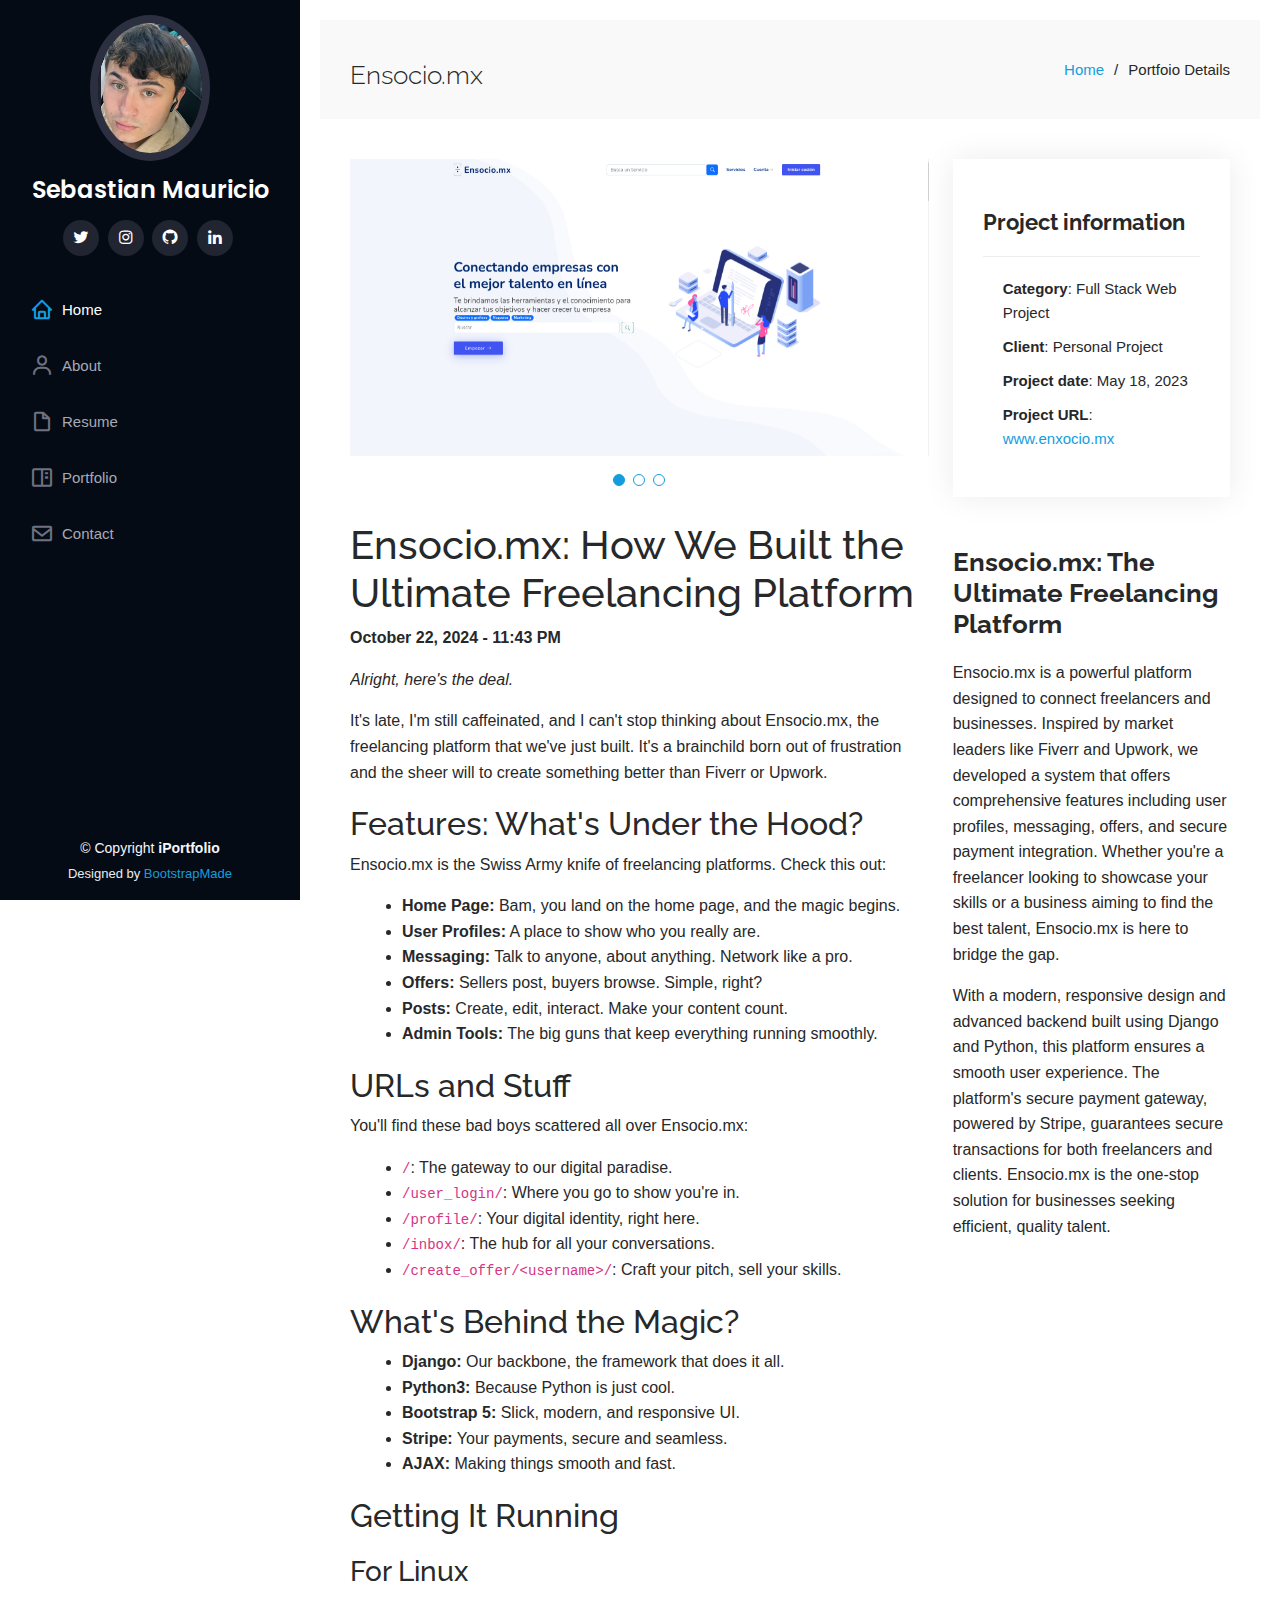
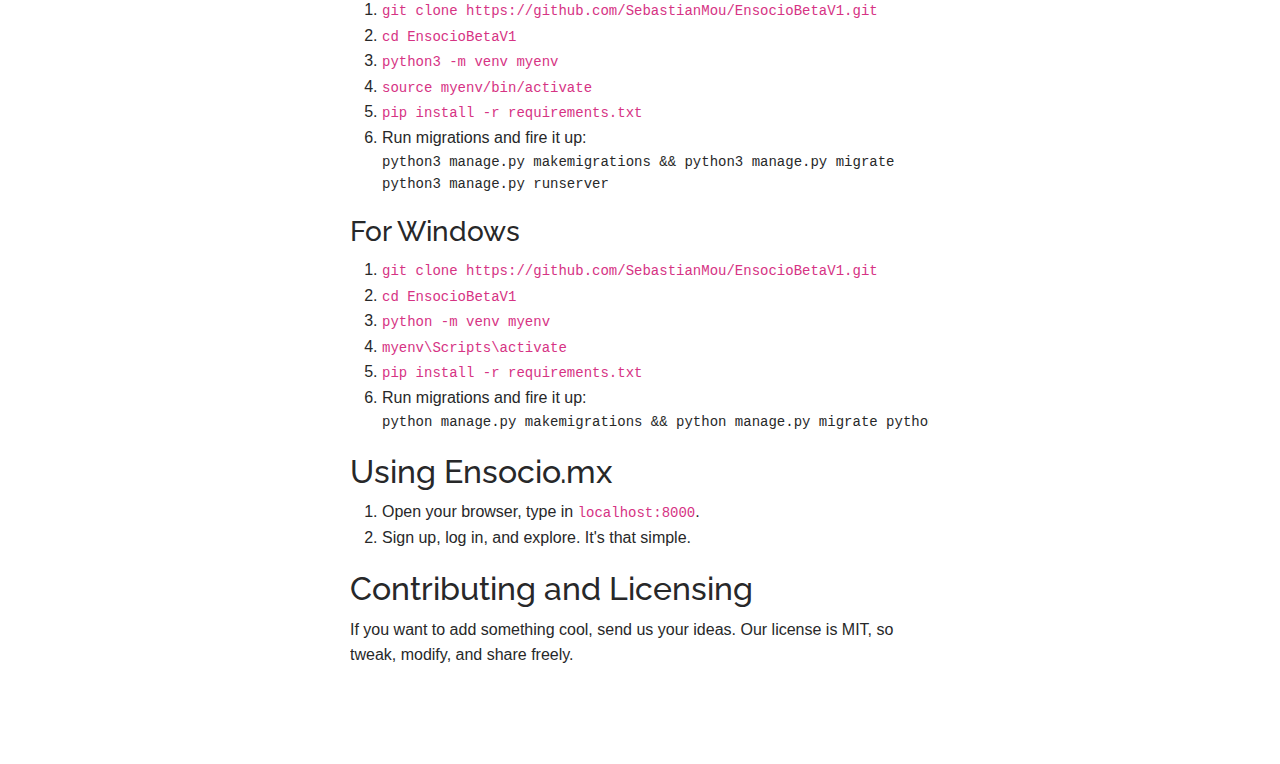
<file: portfolio-details-ensocio.html>
<!DOCTYPE html>
<html lang="en">

<head>
  <meta charset="utf-8">
  <meta content="width=device-width, initial-scale=1.0" name="viewport">

  <title>Portfolio Details - iPortfolio Bootstrap Template</title>
  <meta content="" name="description">
  <meta content="" name="keywords">

  <!-- Favicons -->
  <link href="assets/img/favicon.png" rel="icon">
  <link href="assets/img/apple-touch-icon.png" rel="apple-touch-icon">

  <!-- Google Fonts -->
  <link
    href="https://fonts.googleapis.com/css?family=Open+Sans:300,300i,400,400i,600,600i,700,700i|Raleway:300,300i,400,400i,500,500i,600,600i,700,700i|Poppins:300,300i,400,400i,500,500i,600,600i,700,700i"
    rel="stylesheet">

  <!-- Vendor CSS Files -->
  <link href="assets/vendor/aos/aos.css" rel="stylesheet">
  <link href="assets/vendor/bootstrap/css/bootstrap.min.css" rel="stylesheet">
  <link href="assets/vendor/bootstrap-icons/bootstrap-icons.css" rel="stylesheet">
  <link href="assets/vendor/boxicons/css/boxicons.min.css" rel="stylesheet">
  <link href="assets/vendor/glightbox/css/glightbox.min.css" rel="stylesheet">
  <link href="assets/vendor/swiper/swiper-bundle.min.css" rel="stylesheet">

  <!-- Template Main CSS File -->
  <link href="assets/css/style.css" rel="stylesheet">

  <!-- =======================================================
  * Template Name: iPortfolio
  * Template URL: https://bootstrapmade.com/iportfolio-bootstrap-portfolio-websites-template/
  * Updated: Mar 17 2024 with Bootstrap v5.3.3
  * Author: BootstrapMade.com
  * License: https://bootstrapmade.com/license/
  ======================================================== -->
</head>

<body>
    <style>
      body {
        font-family: Arial, sans-serif;
        line-height: 1.6;
        margin: 20px;
      }
    
      h1,
      h2,
      h3,
      h4,
      h5,
      h6 {
        margin-top: 20px;
      }
    
      ul {
        list-style-type: disc;
        margin-left: 20px;
      }
    </style>

  <!-- ======= Mobile nav toggle button ======= -->
  <i class="bi bi-list mobile-nav-toggle d-xl-none"></i>

  <!-- ======= Header ======= -->
  <header id="header">
    <div class="d-flex flex-column">

      <div class="profile">
        <img src="assets/img/portfolio/faceshot.png" alt="" class="img-fluid rounded-circle">
        <h1 class="text-light"><a href="index.html">Sebastian Mauricio</a></h1>
        <div class="social-links mt-3 text-center">
          <a target="_blank" href="https://twitter.com/SebasMou2000"  class="twitter"><i class="bx bxl-twitter"></i></a>
          <!-- <a target="_blank" href="#" class="facebook"><i class="bx bxl-facebook"></i></a> -->
          <a target="_blank" href="https://www.instagram.com/sebastian.success/" class="instagram"><i class="bx bxl-instagram"></i></a>
          <a target="_blank" href="https://github.com/SebastianMou" class="google-plus"><i class="bx bxl-github"></i></a>
          <a target="_blank" href="https://www.linkedin.com/in/sebastian-mauricio-339632282/" class="linkedin"><i class="bx bxl-linkedin"></i></a>
        </div>
      </div>

      <nav id="navbar" class="nav-menu navbar">
        <ul>
          <li><a href="#hero" class="nav-link scrollto active"><i class="bx bx-home"></i> <span>Home</span></a></li>
          <li><a href="#about" class="nav-link scrollto"><i class="bx bx-user"></i> <span>About</span></a></li>
          <li><a href="#resume" class="nav-link scrollto"><i class="bx bx-file-blank"></i> <span>Resume</span></a></li>
          <li><a href="#portfolio" class="nav-link scrollto"><i class="bx bx-book-content"></i> <span>Portfolio</span></a></li>
          <li><a href="#contact" class="nav-link scrollto"><i class="bx bx-envelope"></i> <span>Contact</span></a></li>
        </ul>
      </nav><!-- .nav-menu -->
    </div>
  </header>

  <main id="main">

    <!-- ======= Breadcrumbs ======= -->
    <section id="breadcrumbs" class="breadcrumbs">
      <div class="container">

        <div class="d-flex justify-content-between align-items-center">
          <h2>Ensocio.mx</h2>
          <ol>
            <li><a href="index.html">Home</a></li>
            <li>Portfoio Details</li>
          </ol>
        </div>

      </div>
    </section><!-- End Breadcrumbs -->

    <!-- ======= Portfolio Details Section ======= -->
    <section id="portfolio-details" class="portfolio-details">
      <div class="container">

        <div class="row gy-4">

          <div class="col-lg-8">
            <div class="portfolio-details-slider swiper">
              <div class="swiper-wrapper align-items-center">

                <div class="swiper-slide">
                  <img src="assets/img/portfolio/ensocio_home.png" alt="">
                </div>

                <div class="swiper-slide">
                  <img src="assets/img/portfolio/ensocio_inbox.png" alt="">
                </div>

                <div class="swiper-slide">
                  <img src="assets/img/portfolio/ensocio_prof.png" alt="">
                </div>

              </div>

              <div class="swiper-pagination"></div>
              <h1>Ensocio.mx: How We Built the Ultimate Freelancing Platform</h1>
              <p><strong>October 22, 2024 - 11:43 PM</strong></p>
              <p><em>Alright, here's the deal.</em></p>
              <p>It's late, I'm still caffeinated, and I can't stop thinking about Ensocio.mx, the freelancing platform
                that we've just built. It's a brainchild born out of frustration and the sheer will to create something
                better than Fiverr or Upwork.</p>

              <h2>Features: What's Under the Hood?</h2>
              <p>Ensocio.mx is the Swiss Army knife of freelancing platforms. Check this out:</p>
              <ul>
                <li><strong>Home Page:</strong> Bam, you land on the home page, and the magic begins.</li>
                <li><strong>User Profiles:</strong> A place to show who you really are.</li>
                <li><strong>Messaging:</strong> Talk to anyone, about anything. Network like a pro.</li>
                <li><strong>Offers:</strong> Sellers post, buyers browse. Simple, right?</li>
                <li><strong>Posts:</strong> Create, edit, interact. Make your content count.</li>
                <li><strong>Admin Tools:</strong> The big guns that keep everything running smoothly.</li>
              </ul>

              <h2>URLs and Stuff</h2>
              <p>You'll find these bad boys scattered all over Ensocio.mx:</p>
              <ul>
                <li><code>/</code>: The gateway to our digital paradise.</li>
                <li><code>/user_login/</code>: Where you go to show you're in.</li>
                <li><code>/profile/</code>: Your digital identity, right here.</li>
                <li><code>/inbox/</code>: The hub for all your conversations.</li>
                <li><code>/create_offer/&lt;username&gt;/</code>: Craft your pitch, sell your skills.</li>
              </ul>

              <h2>What's Behind the Magic?</h2>
              <ul>
                <li><strong>Django:</strong> Our backbone, the framework that does it all.</li>
                <li><strong>Python3:</strong> Because Python is just cool.</li>
                <li><strong>Bootstrap 5:</strong> Slick, modern, and responsive UI.</li>
                <li><strong>Stripe:</strong> Your payments, secure and seamless.</li>
                <li><strong>AJAX:</strong> Making things smooth and fast.</li>
              </ul>

              <h2>Getting It Running</h2>

              <h3>For Linux</h3>
              <ol>
                <li><code>git clone https://github.com/SebastianMou/EnsocioBetaV1.git</code></li>
                <li><code>cd EnsocioBetaV1</code></li>
                <li><code>python3 -m venv myenv</code></li>
                <li><code>source myenv/bin/activate</code></li>
                <li><code>pip install -r requirements.txt</code></li>
                <li>Run migrations and fire it up:
                  <pre><code>python3 manage.py makemigrations && python3 manage.py migrate
python3 manage.py runserver</code></pre>
                </li>
              </ol>

              <h3>For Windows</h3>
              <ol>
                <li><code>git clone https://github.com/SebastianMou/EnsocioBetaV1.git</code></li>
                <li><code>cd EnsocioBetaV1</code></li>
                <li><code>python -m venv myenv</code></li>
                <li><code>myenv\Scripts\activate</code></li>
                <li><code>pip install -r requirements.txt</code></li>
                <li>Run migrations and fire it up:
                  <pre><code>python manage.py makemigrations && python manage.py migrate python manage.py runserver</code></pre>
                </li>
              </ol>

              <h2>Using Ensocio.mx</h2>
              <ol>
                <li>Open your browser, type in <code>localhost:8000</code>.</li>
                <li>Sign up, log in, and explore. It's that simple.</li>
              </ol>

              <h2>Contributing and Licensing</h2>
              <p>If you want to add something cool, send us your ideas. Our license is MIT, so tweak, modify, and share
                freely.</p>

            </div>
          </div>

          <div class="col-lg-4">
            <div class="portfolio-info">
              <h3>Project information</h3>
              <ul>
                <li><strong>Category</strong>: Full Stack Web Project</li>
                <li><strong>Client</strong>: Personal Project</li>
                <li><strong>Project date</strong>: May 18, 2023</li>
                <li><strong>Project URL</strong>: <a href="http://sebastianisacoolfighter.pythonanywhere.com/?fbclid=IwAR2JHKtZVRYKOjrqXSfr4nSZs-XbwpFLolIsM-dbQKuqa_NdzJIzOOzkyu8" target="_blank">www.enxocio.mx</a></li>
              </ul>
            </div>
            <div class="portfolio-description">
              <h2>Ensocio.mx: The Ultimate Freelancing Platform</h2>
              <p>
                  Ensocio.mx is a powerful platform designed to connect freelancers and businesses. Inspired by market leaders like Fiverr and Upwork, we developed a system that offers comprehensive features including user profiles, messaging, offers, and secure payment integration. Whether you're a freelancer looking to showcase your skills or a business aiming to find the best talent, Ensocio.mx is here to bridge the gap.
              </p>
              <p>
                  With a modern, responsive design and advanced backend built using Django and Python, this platform ensures a smooth user experience. The platform's secure payment gateway, powered by Stripe, guarantees secure transactions for both freelancers and clients. Ensocio.mx is the one-stop solution for businesses seeking efficient, quality talent.
              </p>
            </div>
          

          </div>


        </div>

      </div>
    </section><!-- End Portfolio Details Section -->

  </main><!-- End #main -->

  <!-- ======= Footer ======= -->
  <footer id="footer">
    <div class="container">
      <div class="copyright">
        &copy; Copyright <strong><span>iPortfolio</span></strong>
      </div>
      <div class="credits">
        <!-- All the links in the footer should remain intact. -->
        <!-- You can delete the links only if you purchased the pro version. -->
        <!-- Licensing information: https://bootstrapmade.com/license/ -->
        <!-- Purchase the pro version with working PHP/AJAX contact form: https://bootstrapmade.com/iportfolio-bootstrap-portfolio-websites-template/ -->
        Designed by <a href="https://bootstrapmade.com/">BootstrapMade</a>
      </div>
    </div>
  </footer><!-- End  Footer -->

  <a href="#" class="back-to-top d-flex align-items-center justify-content-center"><i
      class="bi bi-arrow-up-short"></i></a>

  <!-- Vendor JS Files -->
  <script src="assets/vendor/purecounter/purecounter_vanilla.js"></script>
  <script src="assets/vendor/aos/aos.js"></script>
  <script src="assets/vendor/bootstrap/js/bootstrap.bundle.min.js"></script>
  <script src="assets/vendor/glightbox/js/glightbox.min.js"></script>
  <script src="assets/vendor/isotope-layout/isotope.pkgd.min.js"></script>
  <script src="assets/vendor/swiper/swiper-bundle.min.js"></script>
  <script src="assets/vendor/typed.js/typed.umd.js"></script>
  <script src="assets/vendor/waypoints/noframework.waypoints.js"></script>
  <script src="assets/vendor/php-email-form/validate.js"></script>

  <!-- Template Main JS File -->
  <script src="assets/js/main.js"></script>

</body>

</html>
</file>
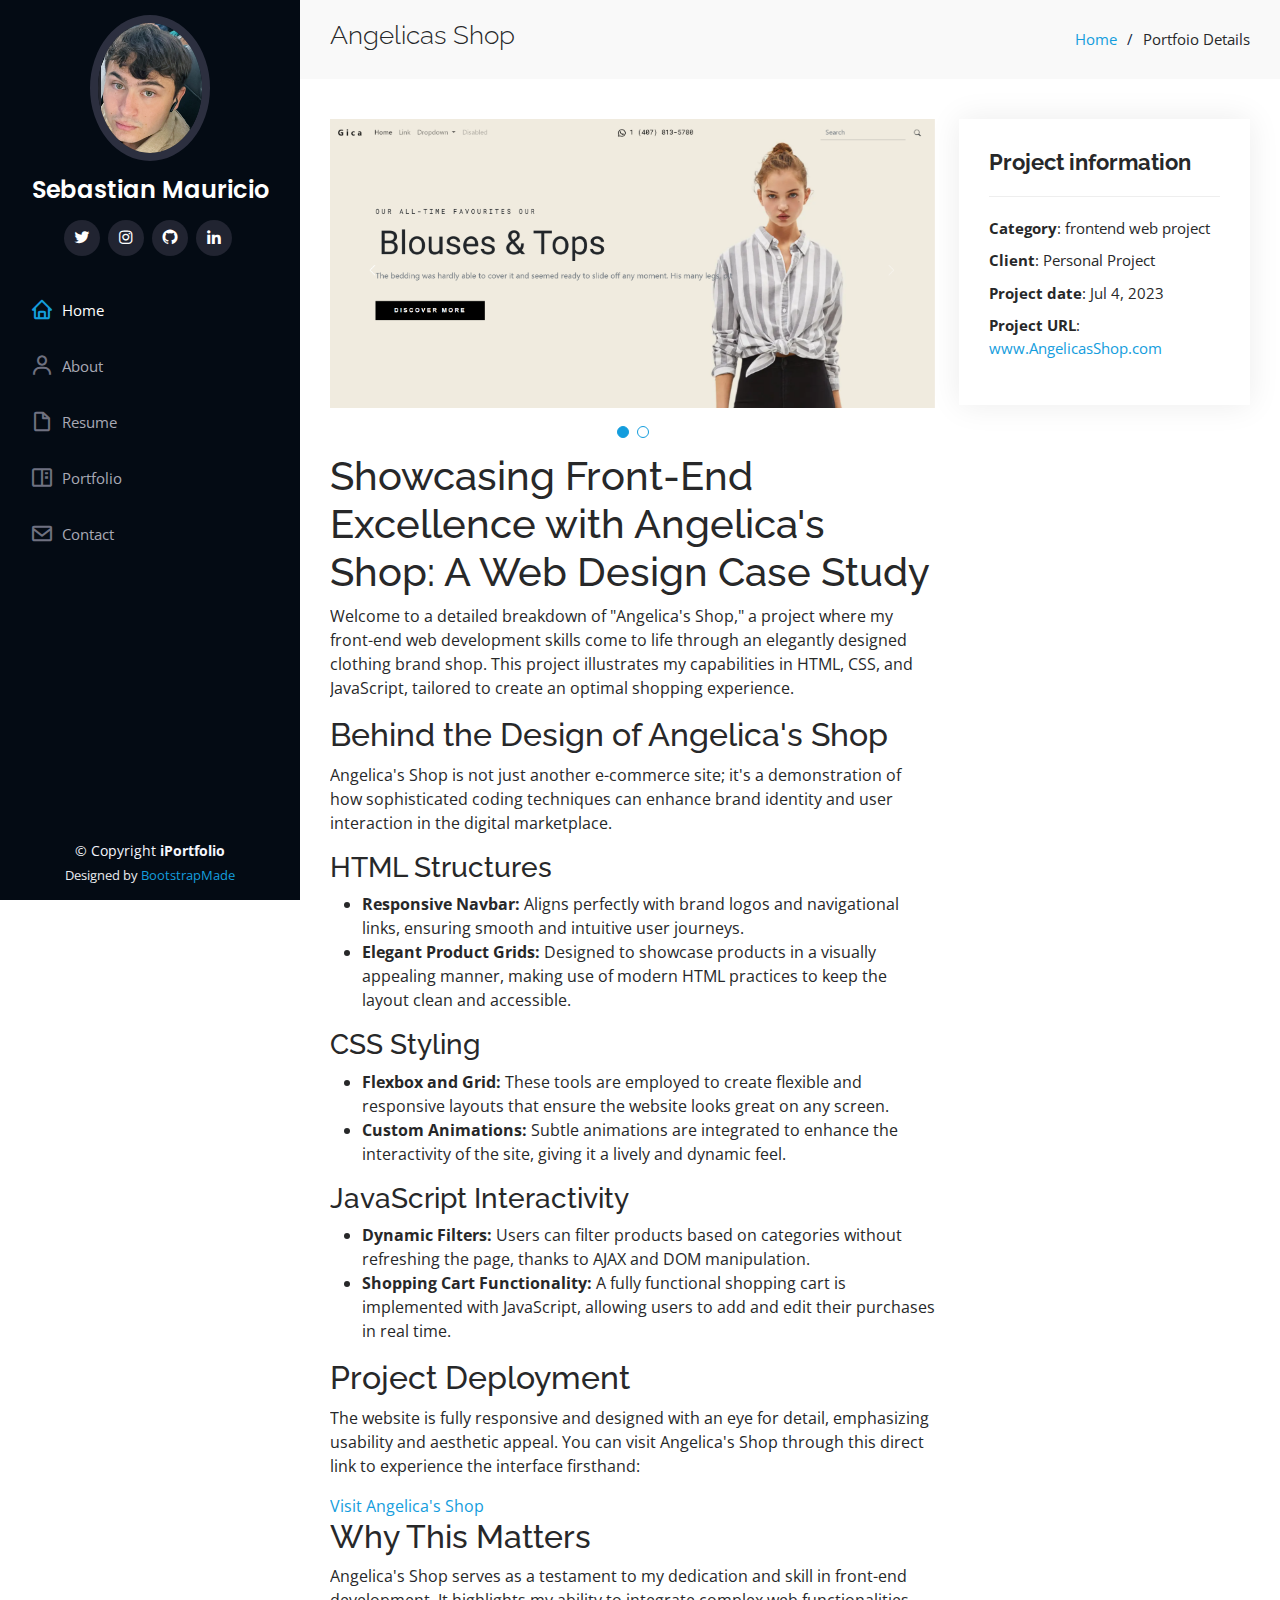
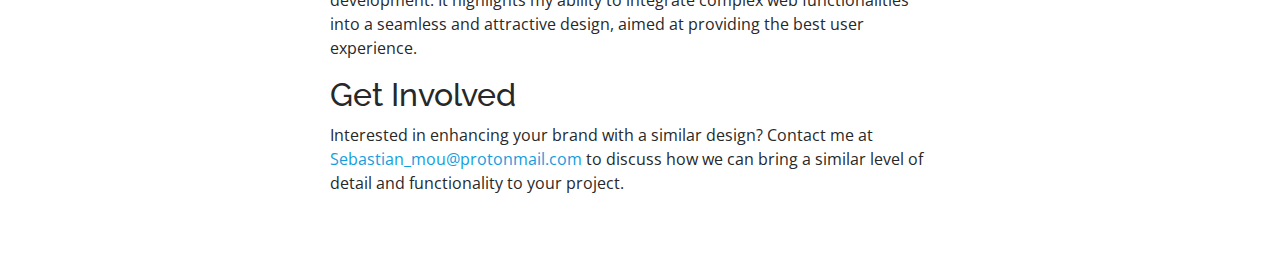
<file: portfolio-details-shop.html>
<!DOCTYPE html>
<html lang="en">

<head>
  <meta charset="utf-8">
  <meta content="width=device-width, initial-scale=1.0" name="viewport">

  <title> Angelicas Shop </title>
  <meta content="" name="description">
  <meta content="" name="keywords">

  <!-- Favicons -->
  <link href="assets/img/favicon.png" rel="icon">
  <link href="assets/img/apple-touch-icon.png" rel="apple-touch-icon">

  <!-- Google Fonts -->
  <link
    href="https://fonts.googleapis.com/css?family=Open+Sans:300,300i,400,400i,600,600i,700,700i|Raleway:300,300i,400,400i,500,500i,600,600i,700,700i|Poppins:300,300i,400,400i,500,500i,600,600i,700,700i"
    rel="stylesheet">

  <!-- Vendor CSS Files -->
  <link href="assets/vendor/aos/aos.css" rel="stylesheet">
  <link href="assets/vendor/bootstrap/css/bootstrap.min.css" rel="stylesheet">
  <link href="assets/vendor/bootstrap-icons/bootstrap-icons.css" rel="stylesheet">
  <link href="assets/vendor/boxicons/css/boxicons.min.css" rel="stylesheet">
  <link href="assets/vendor/glightbox/css/glightbox.min.css" rel="stylesheet">
  <link href="assets/vendor/swiper/swiper-bundle.min.css" rel="stylesheet">

  <!-- Template Main CSS File -->
  <link href="assets/css/style.css" rel="stylesheet">

  <!-- =======================================================
  * Template Name: iPortfolio
  * Template URL: https://bootstrapmade.com/iportfolio-bootstrap-portfolio-websites-template/
  * Updated: Mar 17 2024 with Bootstrap v5.3.3
  * Author: BootstrapMade.com
  * License: https://bootstrapmade.com/license/
  ======================================================== -->
</head>

<body>

  <!-- ======= Mobile nav toggle button ======= -->
  <i class="bi bi-list mobile-nav-toggle d-xl-none"></i>

  <!-- ======= Header ======= -->
  <header id="header">
    <div class="d-flex flex-column">

      <div class="profile">
        <img src="assets/img/portfolio/faceshot.png" alt="" class="img-fluid rounded-circle">
        <h1 class="text-light"><a href="index.html">Sebastian Mauricio</a></h1>
        <div class="social-links mt-3 text-center">
          <a target="_blank" href="https://twitter.com/SebasMou2000" class="twitter"><i class="bx bxl-twitter"></i></a>
          <!-- <a target="_blank" href="#" class="facebook"><i class="bx bxl-facebook"></i></a> -->
          <a target="_blank" href="https://www.instagram.com/sebastian.success/" class="instagram"><i
              class="bx bxl-instagram"></i></a>
          <a target="_blank" href="https://github.com/SebastianMou" class="google-plus"><i
              class="bx bxl-github"></i></a>
          <a target="_blank" href="https://www.linkedin.com/in/sebastian-mauricio-339632282/" class="linkedin"><i
              class="bx bxl-linkedin"></i></a>
        </div>
      </div>

      <nav id="navbar" class="nav-menu navbar">
        <ul>
          <li><a href="#hero" class="nav-link scrollto active"><i class="bx bx-home"></i> <span>Home</span></a></li>
          <li><a href="#about" class="nav-link scrollto"><i class="bx bx-user"></i> <span>About</span></a></li>
          <li><a href="#resume" class="nav-link scrollto"><i class="bx bx-file-blank"></i> <span>Resume</span></a></li>
          <li><a href="#portfolio" class="nav-link scrollto"><i class="bx bx-book-content"></i>
              <span>Portfolio</span></a></li>
          <li><a href="#contact" class="nav-link scrollto"><i class="bx bx-envelope"></i> <span>Contact</span></a></li>
        </ul>
      </nav><!-- .nav-menu -->
    </div>
  </header>

  <main id="main">

    <!-- ======= Breadcrumbs ======= -->
    <section id="breadcrumbs" class="breadcrumbs">
      <div class="container">

        <div class="d-flex justify-content-between align-items-center">
          <h2> Angelicas Shop </h2>
          <ol>
            <li><a href="index.html">Home</a></li>
            <li>Portfoio Details</li>
          </ol>
        </div>

      </div>
    </section><!-- End Breadcrumbs -->

    <!-- ======= Portfolio Details Section ======= -->
    <section id="portfolio-details" class="portfolio-details">
      <div class="container">

        <div class="row gy-4">

          <div class="col-lg-8">
            <div class="portfolio-details-slider swiper">
              <div class="swiper-wrapper align-items-center">

                <div class="swiper-slide">
                  <img src="assets/img/portfolio/Screenshot 2024-04-20 185433.png" alt="">
                </div>

                <div class="swiper-slide">
                  <img src="assets/img/portfolio/Screenshot 2024-04-20 185507.png" alt="">
                </div>

              </div>

              <div class="swiper-pagination"></div>
              <h1>Showcasing Front-End Excellence with Angelica's Shop: A Web Design Case Study</h1>
              <p>Welcome to a detailed breakdown of "Angelica's Shop," a project where my front-end web development skills come to life through an elegantly designed clothing brand shop. This project illustrates my capabilities in HTML, CSS, and JavaScript, tailored to create an optimal shopping experience.</p>
      
              <h2>Behind the Design of Angelica's Shop</h2>
              <p>Angelica's Shop is not just another e-commerce site; it's a demonstration of how sophisticated coding techniques can enhance brand identity and user interaction in the digital marketplace.</p>
              
              <h3>HTML Structures</h3>
              <ul>
                  <li><strong>Responsive Navbar:</strong> Aligns perfectly with brand logos and navigational links, ensuring smooth and intuitive user journeys.</li>
                  <li><strong>Elegant Product Grids:</strong> Designed to showcase products in a visually appealing manner, making use of modern HTML practices to keep the layout clean and accessible.</li>
              </ul>
              
              <h3>CSS Styling</h3>
              <ul>
                  <li><strong>Flexbox and Grid:</strong> These tools are employed to create flexible and responsive layouts that ensure the website looks great on any screen.</li>
                  <li><strong>Custom Animations:</strong> Subtle animations are integrated to enhance the interactivity of the site, giving it a lively and dynamic feel.</li>
              </ul>
              
              <h3>JavaScript Interactivity</h3>
              <ul>
                  <li><strong>Dynamic Filters:</strong> Users can filter products based on categories without refreshing the page, thanks to AJAX and DOM manipulation.</li>
                  <li><strong>Shopping Cart Functionality:</strong> A fully functional shopping cart is implemented with JavaScript, allowing users to add and edit their purchases in real time.</li>
              </ul>
      
              <h2>Project Deployment</h2>
              <p>The website is fully responsive and designed with an eye for detail, emphasizing usability and aesthetic appeal. You can visit Angelica's Shop through this direct link to experience the interface firsthand:</p>
              <a href="https://yourwebsite.com/angelicas_shop">Visit Angelica's Shop</a>
      
              <h2>Why This Matters</h2>
              <p>Angelica's Shop serves as a testament to my dedication and skill in front-end development. It highlights my ability to integrate complex web functionalities into a seamless and attractive design, aimed at providing the best user experience.</p>
      
              <h2>Get Involved</h2>
              <p>Interested in enhancing your brand with a similar design? Contact me at <a href="mailto:Sebastian_mou@protonmail.com">Sebastian_mou@protonmail.com</a> to discuss how we can bring a similar level of detail and functionality to your project.</p>
            </div>
          </div>

          <div class="col-lg-4">
            <div class="portfolio-info">
              <h3>Project information</h3>
              <ul>
                <li><strong>Category</strong>: frontend web project</li>
                <li><strong>Client</strong>: Personal Project</li>
                <li><strong>Project date</strong>: Jul 4, 2023</li>
                <li><strong>Project URL</strong>: <a
                    href="https://sebastianmou.github.io/Angelicas_Shop/base.html"
                    target="_blank">www.AngelicasShop.com</a></li>
              </ul>
            </div>
          


          </div>


        </div>

      </div>
    </section><!-- End Portfolio Details Section -->

  </main><!-- End #main -->

  <!-- ======= Footer ======= -->
  <footer id="footer">
    <div class="container">
      <div class="copyright">
        &copy; Copyright <strong><span>iPortfolio</span></strong>
      </div>
      <div class="credits">
        <!-- All the links in the footer should remain intact. -->
        <!-- You can delete the links only if you purchased the pro version. -->
        <!-- Licensing information: https://bootstrapmade.com/license/ -->
        <!-- Purchase the pro version with working PHP/AJAX contact form: https://bootstrapmade.com/iportfolio-bootstrap-portfolio-websites-template/ -->
        Designed by <a href="https://bootstrapmade.com/">BootstrapMade</a>
      </div>
    </div>
  </footer><!-- End  Footer -->

  <a href="#" class="back-to-top d-flex align-items-center justify-content-center"><i
      class="bi bi-arrow-up-short"></i></a>

  <!-- Vendor JS Files -->
  <script src="assets/vendor/purecounter/purecounter_vanilla.js"></script>
  <script src="assets/vendor/aos/aos.js"></script>
  <script src="assets/vendor/bootstrap/js/bootstrap.bundle.min.js"></script>
  <script src="assets/vendor/glightbox/js/glightbox.min.js"></script>
  <script src="assets/vendor/isotope-layout/isotope.pkgd.min.js"></script>
  <script src="assets/vendor/swiper/swiper-bundle.min.js"></script>
  <script src="assets/vendor/typed.js/typed.umd.js"></script>
  <script src="assets/vendor/waypoints/noframework.waypoints.js"></script>
  <script src="assets/vendor/php-email-form/validate.js"></script>

  <!-- Template Main JS File -->
  <script src="assets/js/main.js"></script>

</body>

</html>
</file>
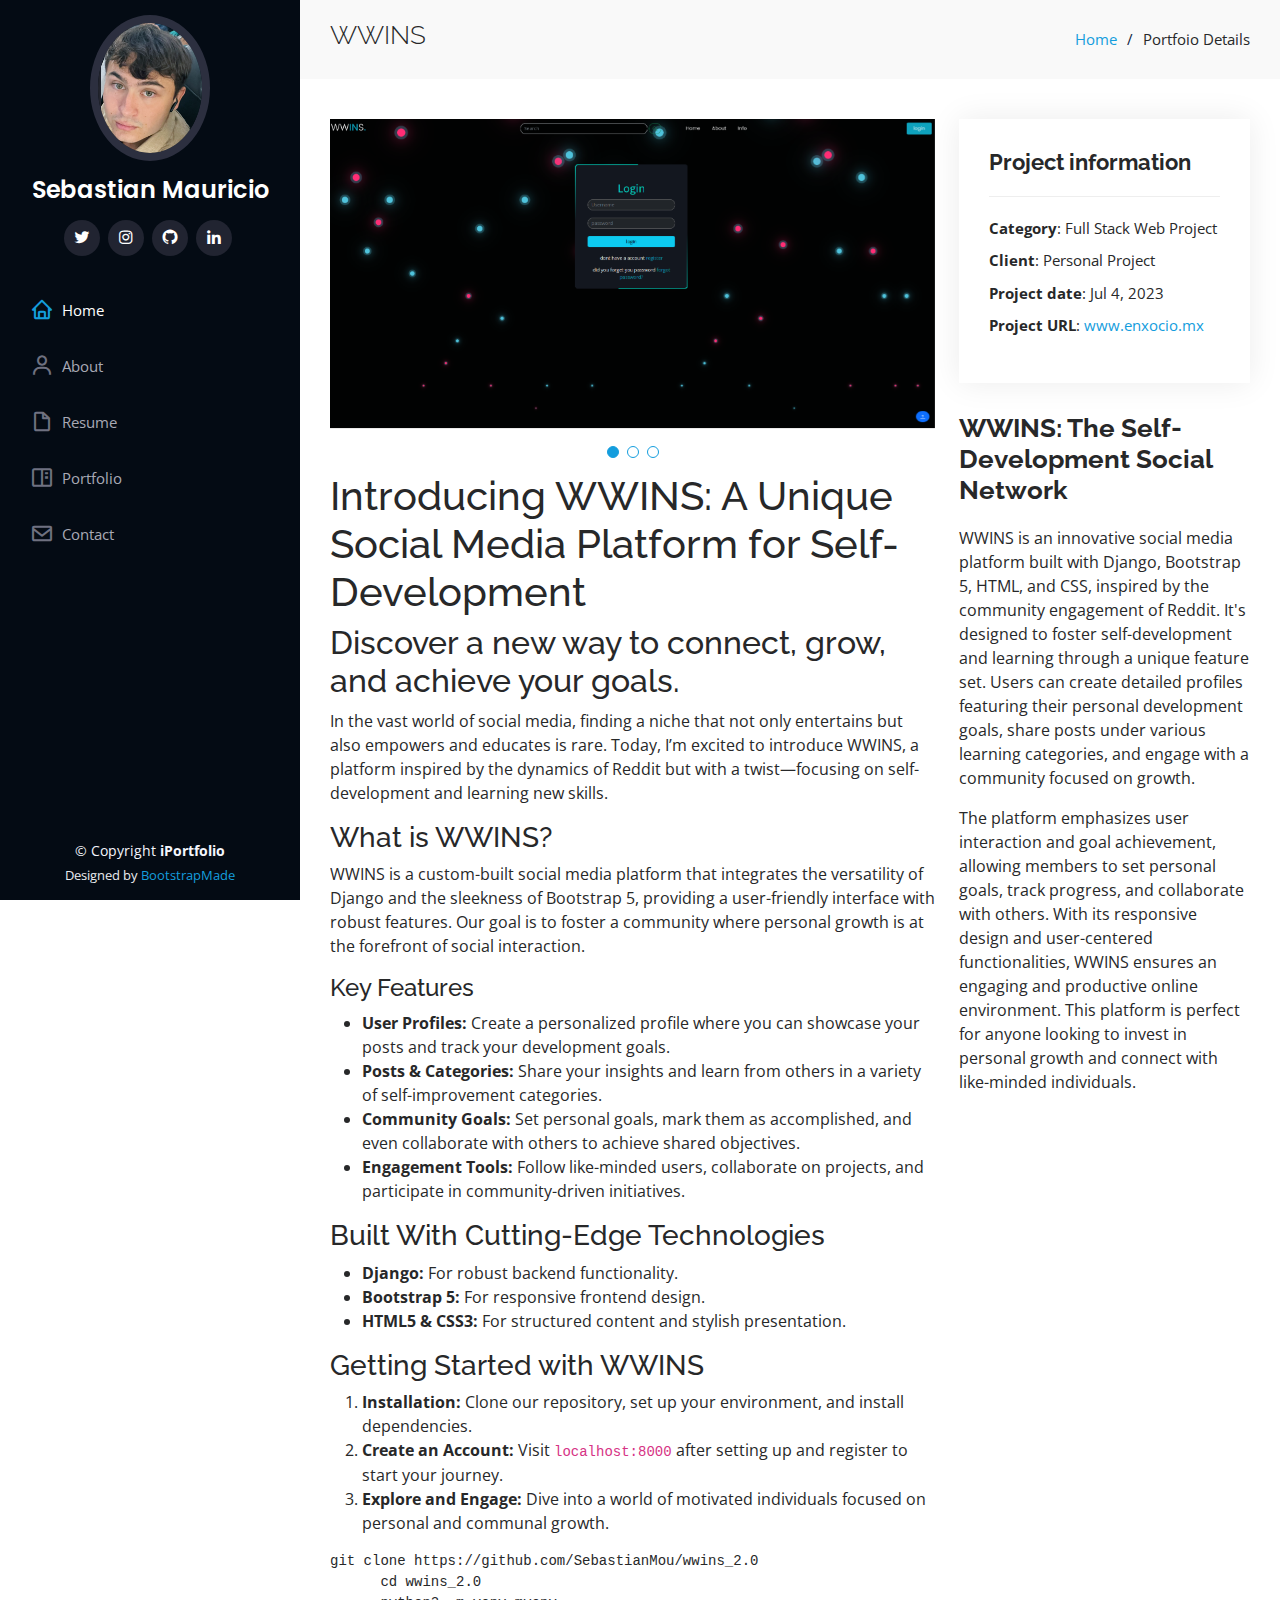
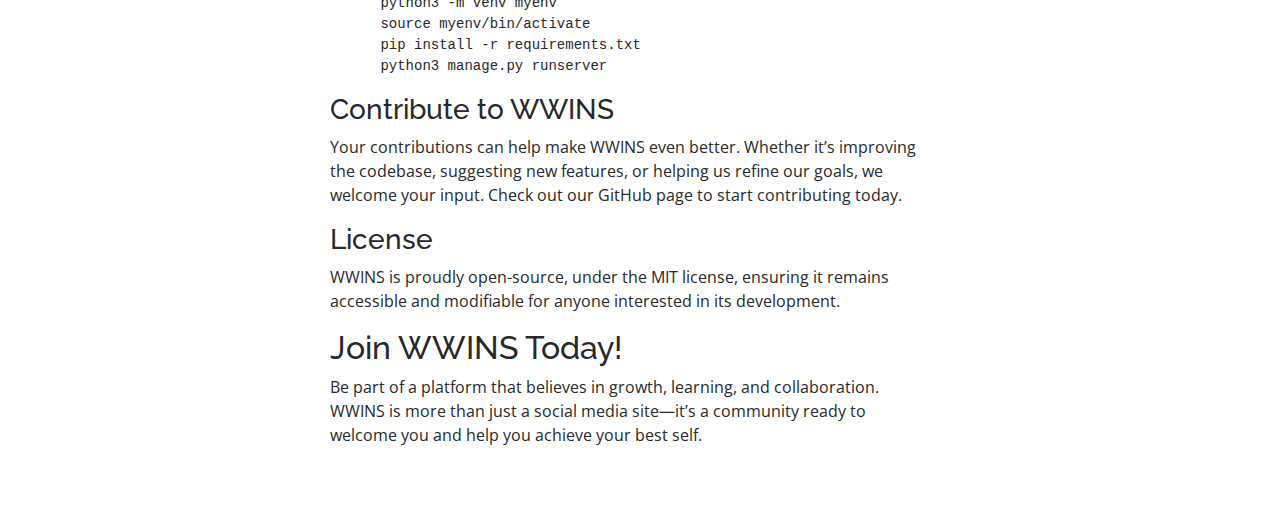
<file: portfolio-details-wwins.html>
<!DOCTYPE html>
<html lang="en">

<head>
  <meta charset="utf-8">
  <meta content="width=device-width, initial-scale=1.0" name="viewport">

  <title>Portfolio Details - iPortfolio Bootstrap Template</title>
  <meta content="" name="description">
  <meta content="" name="keywords">

  <!-- Favicons -->
  <link href="assets/img/favicon.png" rel="icon">
  <link href="assets/img/apple-touch-icon.png" rel="apple-touch-icon">

  <!-- Google Fonts -->
  <link
    href="https://fonts.googleapis.com/css?family=Open+Sans:300,300i,400,400i,600,600i,700,700i|Raleway:300,300i,400,400i,500,500i,600,600i,700,700i|Poppins:300,300i,400,400i,500,500i,600,600i,700,700i"
    rel="stylesheet">

  <!-- Vendor CSS Files -->
  <link href="assets/vendor/aos/aos.css" rel="stylesheet">
  <link href="assets/vendor/bootstrap/css/bootstrap.min.css" rel="stylesheet">
  <link href="assets/vendor/bootstrap-icons/bootstrap-icons.css" rel="stylesheet">
  <link href="assets/vendor/boxicons/css/boxicons.min.css" rel="stylesheet">
  <link href="assets/vendor/glightbox/css/glightbox.min.css" rel="stylesheet">
  <link href="assets/vendor/swiper/swiper-bundle.min.css" rel="stylesheet">

  <!-- Template Main CSS File -->
  <link href="assets/css/style.css" rel="stylesheet">

  <!-- =======================================================
  * Template Name: iPortfolio
  * Template URL: https://bootstrapmade.com/iportfolio-bootstrap-portfolio-websites-template/
  * Updated: Mar 17 2024 with Bootstrap v5.3.3
  * Author: BootstrapMade.com
  * License: https://bootstrapmade.com/license/
  ======================================================== -->
</head>

<body>

  <!-- ======= Mobile nav toggle button ======= -->
  <i class="bi bi-list mobile-nav-toggle d-xl-none"></i>

  <!-- ======= Header ======= -->
  <header id="header">
    <div class="d-flex flex-column">

      <div class="profile">
        <img src="assets/img/portfolio/faceshot.png" alt="" class="img-fluid rounded-circle">
        <h1 class="text-light"><a href="index.html">Sebastian Mauricio</a></h1>
        <div class="social-links mt-3 text-center">
          <a target="_blank" href="https://twitter.com/SebasMou2000" class="twitter"><i class="bx bxl-twitter"></i></a>
          <!-- <a target="_blank" href="#" class="facebook"><i class="bx bxl-facebook"></i></a> -->
          <a target="_blank" href="https://www.instagram.com/sebastian.success/" class="instagram"><i
              class="bx bxl-instagram"></i></a>
          <a target="_blank" href="https://github.com/SebastianMou" class="google-plus"><i
              class="bx bxl-github"></i></a>
          <a target="_blank" href="https://www.linkedin.com/in/sebastian-mauricio-339632282/" class="linkedin"><i
              class="bx bxl-linkedin"></i></a>
        </div>
      </div>

      <nav id="navbar" class="nav-menu navbar">
        <ul>
          <li><a href="#hero" class="nav-link scrollto active"><i class="bx bx-home"></i> <span>Home</span></a></li>
          <li><a href="#about" class="nav-link scrollto"><i class="bx bx-user"></i> <span>About</span></a></li>
          <li><a href="#resume" class="nav-link scrollto"><i class="bx bx-file-blank"></i> <span>Resume</span></a></li>
          <li><a href="#portfolio" class="nav-link scrollto"><i class="bx bx-book-content"></i>
              <span>Portfolio</span></a></li>
          <li><a href="#contact" class="nav-link scrollto"><i class="bx bx-envelope"></i> <span>Contact</span></a></li>
        </ul>
      </nav><!-- .nav-menu -->
    </div>
  </header>

  <main id="main">

    <!-- ======= Breadcrumbs ======= -->
    <section id="breadcrumbs" class="breadcrumbs">
      <div class="container">

        <div class="d-flex justify-content-between align-items-center">
          <h2>WWINS</h2>
          <ol>
            <li><a href="index.html">Home</a></li>
            <li>Portfoio Details</li>
          </ol>
        </div>

      </div>
    </section><!-- End Breadcrumbs -->

    <!-- ======= Portfolio Details Section ======= -->
    <section id="portfolio-details" class="portfolio-details">
      <div class="container">

        <div class="row gy-4">

          <div class="col-lg-8">
            <div class="portfolio-details-slider swiper">
              <div class="swiper-wrapper align-items-center">

                <div class="swiper-slide">
                  <img src="assets/img/portfolio/wwins_login.png" alt="">
                </div>

                <div class="swiper-slide">
                  <img src="assets/img/portfolio/wwinsprof.png" alt="">
                </div>

                <div class="swiper-slide">
                  <img src="assets/img/portfolio/wwins_search.png" alt="">
                </div>

              </div>

              <div class="swiper-pagination"></div>
              <h1>Introducing WWINS: A Unique Social Media Platform for Self-Development</h1>
              <h2>Discover a new way to connect, grow, and achieve your goals.</h2>
              <p>In the vast world of social media, finding a niche that not only entertains but also empowers and
                educates is rare. Today, I’m excited to introduce WWINS, a platform inspired by the dynamics of Reddit
                but with a twist—focusing on self-development and learning new skills.</p>

              <h3>What is WWINS?</h3>
              <p>WWINS is a custom-built social media platform that integrates the versatility of Django and the
                sleekness of Bootstrap 5, providing a user-friendly interface with robust features. Our goal is to
                foster a community where personal growth is at the forefront of social interaction.</p>

              <h4>Key Features</h4>
              <ul>
                <li><strong>User Profiles:</strong> Create a personalized profile where you can showcase your posts and
                  track your development goals.</li>
                <li><strong>Posts & Categories:</strong> Share your insights and learn from others in a variety of
                  self-improvement categories.</li>
                <li><strong>Community Goals:</strong> Set personal goals, mark them as accomplished, and even
                  collaborate with others to achieve shared objectives.</li>
                <li><strong>Engagement Tools:</strong> Follow like-minded users, collaborate on projects, and
                  participate in community-driven initiatives.</li>
              </ul>

              <h3>Built With Cutting-Edge Technologies</h3>
              <ul>
                <li><strong>Django:</strong> For robust backend functionality.</li>
                <li><strong>Bootstrap 5:</strong> For responsive frontend design.</li>
                <li><strong>HTML5 & CSS3:</strong> For structured content and stylish presentation.</li>
              </ul>

              <h3>Getting Started with WWINS</h3>
              <ol>
                <li><strong>Installation:</strong> Clone our repository, set up your environment, and install
                  dependencies.</li>
                <li><strong>Create an Account:</strong> Visit <code>localhost:8000</code> after setting up and register
                  to start your journey.</li>
                <li><strong>Explore and Engage:</strong> Dive into a world of motivated individuals focused on personal
                  and communal growth.</li>
              </ol>

              <pre><code>git clone https://github.com/SebastianMou/wwins_2.0
      cd wwins_2.0
      python3 -m venv myenv
      source myenv/bin/activate
      pip install -r requirements.txt
      python3 manage.py runserver</code></pre>

              <h3>Contribute to WWINS</h3>
              <p>Your contributions can help make WWINS even better. Whether it’s improving the codebase, suggesting new
                features, or helping us refine our goals, we welcome your input. Check out our GitHub page to start
                contributing today.</p>

              <h3>License</h3>
              <p>WWINS is proudly open-source, under the MIT license, ensuring it remains accessible and modifiable for
                anyone interested in its development.</p>

              <h2>Join WWINS Today!</h2>
              <p>Be part of a platform that believes in growth, learning, and collaboration. WWINS is more than just a
                social media site—it’s a community ready to welcome you and help you achieve your best self.</p>


            </div>
          </div>

          <div class="col-lg-4">
            <div class="portfolio-info">
              <h3>Project information</h3>
              <ul>
                <li><strong>Category</strong>: Full Stack Web Project</li>
                <li><strong>Client</strong>: Personal Project</li>
                <li><strong>Project date</strong>: Jul 4, 2023</li>
                <li><strong>Project URL</strong>: <a
                    href="http://sebastianisacoolfighter.pythonanywhere.com/?fbclid=IwAR2JHKtZVRYKOjrqXSfr4nSZs-XbwpFLolIsM-dbQKuqa_NdzJIzOOzkyu8"
                    target="_blank">www.enxocio.mx</a></li>
              </ul>
            </div>
            <div class="portfolio-description">
              <h2>WWINS: The Self-Development Social Network</h2>
              <p>
                  WWINS is an innovative social media platform built with Django, Bootstrap 5, HTML, and CSS, inspired by the community engagement of Reddit. It's designed to foster self-development and learning through a unique feature set. Users can create detailed profiles featuring their personal development goals, share posts under various learning categories, and engage with a community focused on growth.
              </p>
              <p>
                  The platform emphasizes user interaction and goal achievement, allowing members to set personal goals, track progress, and collaborate with others. With its responsive design and user-centered functionalities, WWINS ensures an engaging and productive online environment. This platform is perfect for anyone looking to invest in personal growth and connect with like-minded individuals.
              </p>
            </div>
          


          </div>


        </div>

      </div>
    </section><!-- End Portfolio Details Section -->

  </main><!-- End #main -->

  <!-- ======= Footer ======= -->
  <footer id="footer">
    <div class="container">
      <div class="copyright">
        &copy; Copyright <strong><span>iPortfolio</span></strong>
      </div>
      <div class="credits">
        <!-- All the links in the footer should remain intact. -->
        <!-- You can delete the links only if you purchased the pro version. -->
        <!-- Licensing information: https://bootstrapmade.com/license/ -->
        <!-- Purchase the pro version with working PHP/AJAX contact form: https://bootstrapmade.com/iportfolio-bootstrap-portfolio-websites-template/ -->
        Designed by <a href="https://bootstrapmade.com/">BootstrapMade</a>
      </div>
    </div>
  </footer><!-- End  Footer -->

  <a href="#" class="back-to-top d-flex align-items-center justify-content-center"><i
      class="bi bi-arrow-up-short"></i></a>

  <!-- Vendor JS Files -->
  <script src="assets/vendor/purecounter/purecounter_vanilla.js"></script>
  <script src="assets/vendor/aos/aos.js"></script>
  <script src="assets/vendor/bootstrap/js/bootstrap.bundle.min.js"></script>
  <script src="assets/vendor/glightbox/js/glightbox.min.js"></script>
  <script src="assets/vendor/isotope-layout/isotope.pkgd.min.js"></script>
  <script src="assets/vendor/swiper/swiper-bundle.min.js"></script>
  <script src="assets/vendor/typed.js/typed.umd.js"></script>
  <script src="assets/vendor/waypoints/noframework.waypoints.js"></script>
  <script src="assets/vendor/php-email-form/validate.js"></script>

  <!-- Template Main JS File -->
  <script src="assets/js/main.js"></script>

</body>

</html>
</file>
<file: assets/css/style.css>
/**
* Template Name: iPortfolio
* Template URL: https://bootstrapmade.com/iportfolio-bootstrap-portfolio-websites-template/
* Updated: Mar 17 2024 with Bootstrap v5.3.3
* Author: BootstrapMade.com
* License: https://bootstrapmade.com/license/
*/

/*--------------------------------------------------------------
# General
--------------------------------------------------------------*/
body {
  font-family: "Open Sans", sans-serif;
  color: #272829;
}

a {
  color: #149ddd;
  text-decoration: none;
}

a:hover {
  color: #37b3ed;
  text-decoration: none;
}

h1,
h2,
h3,
h4,
h5,
h6 {
  font-family: "Raleway", sans-serif;
}

/*--------------------------------------------------------------
# Back to top button
--------------------------------------------------------------*/
.back-to-top {
  position: fixed;
  visibility: hidden;
  opacity: 0;
  right: 15px;
  bottom: 15px;
  z-index: 996;
  background: #149ddd;
  width: 40px;
  height: 40px;
  border-radius: 50px;
  transition: all 0.4s;
}

.back-to-top i {
  font-size: 28px;
  color: #fff;
  line-height: 0;
}

.back-to-top:hover {
  background: #2eafec;
  color: #fff;
}

.back-to-top.active {
  visibility: visible;
  opacity: 1;
}

/*--------------------------------------------------------------
# Header
--------------------------------------------------------------*/
#header {
  position: fixed;
  top: 0;
  left: 0;
  bottom: 0;
  width: 300px;
  transition: all ease-in-out 0.5s;
  z-index: 9997;
  transition: all 0.5s;
  padding: 0 15px;
  background: #040b14;
  overflow-y: auto;
}

#header .profile img {
  margin: 15px auto;
  display: block;
  width: 120px;
  border: 8px solid #2c2f3f;
}

#header .profile h1 {
  font-size: 24px;
  margin: 0;
  padding: 0;
  font-weight: 600;
  -moz-text-align-last: center;
  text-align-last: center;
  font-family: "Poppins", sans-serif;
}

#header .profile h1 a,
#header .profile h1 a:hover {
  color: #fff;
  text-decoration: none;
}

#header .profile .social-links a {
  font-size: 18px;
  display: inline-block;
  background: #212431;
  color: #fff;
  line-height: 1;
  padding: 8px 0;
  margin-right: 4px;
  border-radius: 50%;
  text-align: center;
  width: 36px;
  height: 36px;
  transition: 0.3s;
}

#header .profile .social-links a:hover {
  background: #149ddd;
  color: #fff;
  text-decoration: none;
}

#main {
  margin-left: 300px;
}

.container,
.container-fluid {
  padding-left: 30px;
  padding-right: 30px;
}

@media (max-width: 1199px) {
  #header {
    left: -300px;
  }

  #main {
    margin-left: 0;
  }

  .container,
  .container-fluid {
    padding-left: 12px;
    padding-right: 12px;
  }
}

/*--------------------------------------------------------------
# Navigation Menu
--------------------------------------------------------------*/
/* Desktop Navigation */
.nav-menu {
  padding: 30px 0 0 0;
}

.nav-menu * {
  margin: 0;
  padding: 0;
  list-style: none;
}

.nav-menu>ul>li {
  position: relative;
  white-space: nowrap;
}

.nav-menu a,
.nav-menu a:focus {
  display: flex;
  align-items: center;
  color: #a8a9b4;
  padding: 12px 15px;
  margin-bottom: 8px;
  transition: 0.3s;
  font-size: 15px;
}

.nav-menu a i,
.nav-menu a:focus i {
  font-size: 24px;
  padding-right: 8px;
  color: #6f7180;
}

.nav-menu a:hover,
.nav-menu .active,
.nav-menu .active:focus,
.nav-menu li:hover>a {
  text-decoration: none;
  color: #fff;
}

.nav-menu a:hover i,
.nav-menu .active i,
.nav-menu .active:focus i,
.nav-menu li:hover>a i {
  color: #149ddd;
}

/* Mobile Navigation */
.mobile-nav-toggle {
  position: fixed;
  right: 15px;
  top: 15px;
  z-index: 9998;
  border: 0;
  font-size: 24px;
  transition: all 0.4s;
  outline: none !important;
  background-color: #149ddd;
  color: #fff;
  width: 40px;
  height: 40px;
  display: inline-flex;
  align-items: center;
  justify-content: center;
  line-height: 0;
  border-radius: 50px;
  cursor: pointer;
}

.mobile-nav-active {
  overflow: hidden;
}

.mobile-nav-active #header {
  left: 0;
}

/*--------------------------------------------------------------
# Hero Section
--------------------------------------------------------------*/
#hero {
  width: 100%;
  height: 100vh;
  background: url("../img/whereilive.jpg") top center;
  background-size: cover;
}

#hero:before {
  content: "";
  background: rgba(5, 13, 24, 0.3);
  position: absolute;
  bottom: 0;
  top: 0;
  left: 0;
  right: 0;
  z-index: 1;
}

#hero .hero-container {
  position: relative;
  z-index: 2;
  min-width: 300px;
}

#hero h1 {
  margin: 0 0 10px 0;
  font-size: 64px;
  font-weight: 700;
  line-height: 56px;
  color: #fff;
}

#hero p {
  color: #fff;
  margin-bottom: 50px;
  font-size: 26px;
  font-family: "Poppins", sans-serif;
}

#hero p span {
  color: #fff;
  padding-bottom: 4px;
  letter-spacing: 1px;
  border-bottom: 3px solid #149ddd;
}

@media (min-width: 1024px) {
  #hero {
    background-attachment: fixed;
  }
}

@media (max-width: 768px) {
  #hero h1 {
    font-size: 28px;
    line-height: 36px;
  }

  #hero h2 {
    font-size: 18px;
    line-height: 24px;
    margin-bottom: 30px;
  }
}

/*--------------------------------------------------------------
# Sections General
--------------------------------------------------------------*/
section {
  padding: 60px 0;
  overflow: hidden;
}

.section-bg {
  background: #f5f8fd;
}

.section-title {
  padding-bottom: 30px;
}

.section-title h2 {
  font-size: 32px;
  font-weight: bold;
  margin-bottom: 20px;
  padding-bottom: 20px;
  position: relative;
  color: #173b6c;
}

.section-title h2::after {
  content: "";
  position: absolute;
  display: block;
  width: 50px;
  height: 3px;
  background: #149ddd;
  bottom: 0;
  left: 0;
}

.section-title p {
  margin-bottom: 0;
}

/*--------------------------------------------------------------
# About
--------------------------------------------------------------*/
.about .content h3 {
  font-weight: 700;
  font-size: 26px;
  color: #173b6c;
}

.about .content ul {
  list-style: none;
  padding: 0;
}

.about .content ul li {
  margin-bottom: 20px;
  display: flex;
  align-items: center;
}

.about .content ul strong {
  margin-right: 10px;
}

.about .content ul i {
  font-size: 16px;
  margin-right: 5px;
  color: #149ddd;
  line-height: 0;
}

.about .content p:last-child {
  margin-bottom: 0;
}

/*--------------------------------------------------------------
# Facts
--------------------------------------------------------------*/
.facts {
  padding-bottom: 30px;
}

.facts .count-box {
  padding: 30px;
  width: 100%;
}

.facts .count-box i {
  display: block;
  font-size: 44px;
  color: #149ddd;
  float: left;
  line-height: 0;
}

.facts .count-box span {
  font-size: 48px;
  line-height: 40px;
  display: block;
  font-weight: 700;
  color: #050d18;
  margin-left: 60px;
}

.facts .count-box p {
  padding: 15px 0 0 0;
  margin: 0 0 0 60px;
  font-family: "Raleway", sans-serif;
  font-size: 14px;
  color: #122f57;
}

.facts .count-box a {
  font-weight: 600;
  display: block;
  margin-top: 20px;
  color: #122f57;
  font-size: 15px;
  font-family: "Poppins", sans-serif;
  transition: ease-in-out 0.3s;
}

.facts .count-box a:hover {
  color: #1f5297;
}

/*--------------------------------------------------------------
# Akills
--------------------------------------------------------------*/
.skills .progress {
  height: 60px;
  display: block;
  background: none;
  border-radius: 0;
}

.skills .progress .skill {
  padding: 0;
  margin: 0 0 6px 0;
  text-transform: uppercase;
  display: block;
  font-weight: 600;
  font-family: "Poppins", sans-serif;
  color: #050d18;
}

.skills .progress .skill .val {
  float: right;
  font-style: normal;
}

.skills .progress-bar-wrap {
  background: #dce8f8;
  height: 10px;
}

.skills .progress-bar {
  width: 1px;
  height: 10px;
  transition: 0.9s;
  background-color: #149ddd;
}

/*--------------------------------------------------------------
# Resume
--------------------------------------------------------------*/
.resume .resume-title {
  font-size: 26px;
  font-weight: 700;
  margin-top: 20px;
  margin-bottom: 20px;
  color: #050d18;
}

.resume .resume-item {
  padding: 0 0 20px 20px;
  margin-top: -2px;
  border-left: 2px solid #1f5297;
  position: relative;
}

.resume .resume-item h4 {
  line-height: 18px;
  font-size: 18px;
  font-weight: 600;
  text-transform: uppercase;
  font-family: "Poppins", sans-serif;
  color: #050d18;
  margin-bottom: 10px;
}

.resume .resume-item h5 {
  font-size: 16px;
  background: #e4edf9;
  padding: 5px 15px;
  display: inline-block;
  font-weight: 600;
  margin-bottom: 10px;
}

.resume .resume-item ul {
  padding-left: 20px;
}

.resume .resume-item ul li {
  padding-bottom: 10px;
}

.resume .resume-item:last-child {
  padding-bottom: 0;
}

.resume .resume-item::before {
  content: "";
  position: absolute;
  width: 16px;
  height: 16px;
  border-radius: 50px;
  left: -9px;
  top: 0;
  background: #fff;
  border: 2px solid #1f5297;
}

/*--------------------------------------------------------------
# Portfolio
--------------------------------------------------------------*/
.portfolio .portfolio-item {
  margin-bottom: 30px;
}

.portfolio #portfolio-flters {
  padding: 0;
  margin: 0 auto 35px auto;
  list-style: none;
  text-align: center;
  background: #fff;
  border-radius: 50px;
  padding: 2px 15px;
}

.portfolio #portfolio-flters li {
  cursor: pointer;
  display: inline-block;
  padding: 10px 15px 8px 15px;
  font-size: 14px;
  font-weight: 600;
  line-height: 1;
  text-transform: uppercase;
  color: #272829;
  margin-bottom: 5px;
  transition: all 0.3s ease-in-out;
}

.portfolio #portfolio-flters li:hover,
.portfolio #portfolio-flters li.filter-active {
  color: #149ddd;
}

.portfolio #portfolio-flters li:last-child {
  margin-right: 0;
}

.portfolio .portfolio-wrap {
  transition: 0.3s;
  position: relative;
  overflow: hidden;
  z-index: 1;
}

.portfolio .portfolio-wrap::before {
  content: "";
  background: rgba(255, 255, 255, 0.5);
  position: absolute;
  left: 0;
  right: 0;
  top: 0;
  bottom: 0;
  transition: all ease-in-out 0.3s;
  z-index: 2;
  opacity: 0;
}

.portfolio .portfolio-wrap .portfolio-links {
  opacity: 1;
  left: 0;
  right: 0;
  bottom: -60px;
  z-index: 3;
  position: absolute;
  transition: all ease-in-out 0.3s;
  display: flex;
  justify-content: center;
}

.portfolio .portfolio-wrap .portfolio-links a {
  color: #fff;
  font-size: 28px;
  text-align: center;
  background: rgba(20, 157, 221, 0.75);
  transition: 0.3s;
  width: 50%;
}

.portfolio .portfolio-wrap .portfolio-links a:hover {
  background: rgba(20, 157, 221, 0.95);
}

.portfolio .portfolio-wrap .portfolio-links a+a {
  border-left: 1px solid #37b3ed;
}

.portfolio .portfolio-wrap:hover::before {
  top: 0;
  left: 0;
  right: 0;
  bottom: 0;
  opacity: 1;
}

.portfolio .portfolio-wrap:hover .portfolio-links {
  opacity: 1;
  bottom: 0;
}

/*--------------------------------------------------------------
# Portfolio Details
--------------------------------------------------------------*/
.portfolio-details {
  padding-top: 40px;
}

.portfolio-details .portfolio-details-slider img {
  width: 100%;
}

.portfolio-details .portfolio-details-slider .swiper-pagination {
  margin-top: 20px;
  position: relative;
}

.portfolio-details .portfolio-details-slider .swiper-pagination .swiper-pagination-bullet {
  width: 12px;
  height: 12px;
  background-color: #fff;
  opacity: 1;
  border: 1px solid #149ddd;
}

.portfolio-details .portfolio-details-slider .swiper-pagination .swiper-pagination-bullet-active {
  background-color: #149ddd;
}

.portfolio-details .portfolio-info {
  padding: 30px;
  box-shadow: 0px 0 30px rgba(5, 13, 24, 0.08);
}

.portfolio-details .portfolio-info h3 {
  font-size: 22px;
  font-weight: 700;
  margin-bottom: 20px;
  padding-bottom: 20px;
  border-bottom: 1px solid #eee;
}

.portfolio-details .portfolio-info ul {
  list-style: none;
  padding: 0;
  font-size: 15px;
}

.portfolio-details .portfolio-info ul li+li {
  margin-top: 10px;
}

.portfolio-details .portfolio-description {
  padding-top: 30px;
}

.portfolio-details .portfolio-description h2 {
  font-size: 26px;
  font-weight: 700;
  margin-bottom: 20px;
}

.portfolio-details .portfolio-description p {
  padding: 0;
}

/*--------------------------------------------------------------
# Services
--------------------------------------------------------------*/
.services .icon-box {
  margin-bottom: 20px;
}

.services .icon {
  float: left;
  display: flex;
  align-items: center;
  justify-content: center;
  width: 54px;
  height: 54px;
  background: #149ddd;
  border-radius: 50%;
  transition: 0.5s;
  border: 1px solid #149ddd;
}

.services .icon i {
  color: #fff;
  font-size: 24px;
  line-height: 0;
}

.services .icon-box:hover .icon {
  background: #fff;
}

.services .icon-box:hover .icon i {
  color: #149ddd;
}

.services .title {
  margin-left: 80px;
  font-weight: 700;
  margin-bottom: 15px;
  font-size: 18px;
}

.services .title a {
  color: #343a40;
}

.services .title a:hover {
  color: #149ddd;
}

.services .description {
  margin-left: 80px;
  line-height: 24px;
  font-size: 14px;
}

/*--------------------------------------------------------------
# Testimonials
--------------------------------------------------------------*/
.testimonials .testimonials-carousel,
.testimonials .testimonials-slider {
  overflow: hidden;
}

.testimonials .testimonial-item {
  box-sizing: content-box;
  text-align: center;
  min-height: 320px;
}

.testimonials .testimonial-item .testimonial-img {
  width: 90px;
  border-radius: 50%;
  margin: 0 auto;
}

.testimonials .testimonial-item h3 {
  font-size: 18px;
  font-weight: bold;
  margin: 10px 0 5px 0;
  color: #111;
}

.testimonials .testimonial-item h4 {
  font-size: 14px;
  color: #999;
  margin: 0;
}

.testimonials .testimonial-item .quote-icon-left,
.testimonials .testimonial-item .quote-icon-right {
  color: #c3e8fa;
  font-size: 26px;
}

.testimonials .testimonial-item .quote-icon-left {
  display: inline-block;
  left: -5px;
  position: relative;
}

.testimonials .testimonial-item .quote-icon-right {
  display: inline-block;
  right: -5px;
  position: relative;
  top: 10px;
}

.testimonials .testimonial-item p {
  font-style: italic;
  margin: 0 15px 15px 15px;
  padding: 20px;
  background: #fff;
  position: relative;
  margin-bottom: 35px;
  border-radius: 6px;
  box-shadow: 0px 2px 15px rgba(0, 0, 0, 0.1);
}

.testimonials .testimonial-item p::after {
  content: "";
  width: 0;
  height: 0;
  border-top: 20px solid #fff;
  border-right: 20px solid transparent;
  border-left: 20px solid transparent;
  position: absolute;
  bottom: -20px;
  left: calc(50% - 20px);
}

.testimonials .swiper-pagination {
  margin-top: 20px;
  position: relative;
}

.testimonials .swiper-pagination .swiper-pagination-bullet {
  width: 12px;
  height: 12px;
  background-color: #fff;
  opacity: 1;
  border: 1px solid #149ddd;
}

.testimonials .swiper-pagination .swiper-pagination-bullet-active {
  background-color: #149ddd;
}

/*--------------------------------------------------------------
# Contact
--------------------------------------------------------------*/
.contact {
  padding-bottom: 130px;
}

.contact .info {
  padding: 30px;
  background: #fff;
  width: 100%;
  box-shadow: 0 0 24px 0 rgba(0, 0, 0, 0.12);
}

.contact .info i {
  font-size: 20px;
  color: #149ddd;
  float: left;
  width: 44px;
  height: 44px;
  background: #dff3fc;
  display: flex;
  justify-content: center;
  align-items: center;
  border-radius: 50px;
  transition: all 0.3s ease-in-out;
}

.contact .info h4 {
  padding: 0 0 0 60px;
  font-size: 22px;
  font-weight: 600;
  margin-bottom: 5px;
  color: #050d18;
}

.contact .info p {
  padding: 0 0 10px 60px;
  margin-bottom: 20px;
  font-size: 14px;
  color: #173b6c;
}

.contact .info .email p {
  padding-top: 5px;
}

.contact .info .social-links {
  padding-left: 60px;
}

.contact .info .social-links a {
  font-size: 18px;
  display: inline-block;
  background: #333;
  color: #fff;
  line-height: 1;
  padding: 8px 0;
  border-radius: 50%;
  text-align: center;
  width: 36px;
  height: 36px;
  transition: 0.3s;
  margin-right: 10px;
}

.contact .info .social-links a:hover {
  background: #149ddd;
  color: #fff;
}

.contact .info .email:hover i,
.contact .info .address:hover i,
.contact .info .phone:hover i {
  background: #149ddd;
  color: #fff;
}

.contact .php-email-form {
  width: 100%;
  padding: 30px;
  background: #fff;
  box-shadow: 0 0 24px 0 rgba(0, 0, 0, 0.12);
}

.contact .php-email-form .form-group {
  padding-bottom: 8px;
}

.contact .php-email-form .validate {
  display: none;
  color: red;
  margin: 0 0 15px 0;
  font-weight: 400;
  font-size: 13px;
}

.contact .php-email-form .error-message {
  display: none;
  color: #fff;
  background: #ed3c0d;
  text-align: left;
  padding: 15px;
  font-weight: 600;
}

.contact .php-email-form .error-message br+br {
  margin-top: 25px;
}

.contact .php-email-form .sent-message {
  display: none;
  color: #fff;
  background: #18d26e;
  text-align: center;
  padding: 15px;
  font-weight: 600;
}

.contact .php-email-form .loading {
  display: none;
  background: #fff;
  text-align: center;
  padding: 15px;
}

.contact .php-email-form .loading:before {
  content: "";
  display: inline-block;
  border-radius: 50%;
  width: 24px;
  height: 24px;
  margin: 0 10px -6px 0;
  border: 3px solid #18d26e;
  border-top-color: #eee;
  animation: animate-loading 1s linear infinite;
}

.contact .php-email-form .form-group {
  margin-bottom: 15px;
}

.contact .php-email-form label {
  padding-bottom: 8px;
}

.contact .php-email-form input,
.contact .php-email-form textarea {
  border-radius: 0;
  box-shadow: none;
  font-size: 14px;
}

.contact .php-email-form input {
  height: 44px;
}

.contact .php-email-form textarea {
  padding: 10px 15px;
}

.contact .php-email-form button[type=submit] {
  background: #149ddd;
  border: 0;
  padding: 10px 24px;
  color: #fff;
  transition: 0.4s;
  border-radius: 4px;
}

.contact .php-email-form button[type=submit]:hover {
  background: #37b3ed;
}

@keyframes animate-loading {
  0% {
    transform: rotate(0deg);
  }

  100% {
    transform: rotate(360deg);
  }
}

/*--------------------------------------------------------------
# Breadcrumbs
--------------------------------------------------------------*/
.breadcrumbs {
  padding: 20px 0;
  background: #f9f9f9;
}

.breadcrumbs h2 {
  font-size: 26px;
  font-weight: 300;
}

.breadcrumbs ol {
  display: flex;
  flex-wrap: wrap;
  list-style: none;
  padding: 0;
  margin: 0;
  font-size: 15px;
}

.breadcrumbs ol li+li {
  padding-left: 10px;
}

.breadcrumbs ol li+li::before {
  display: inline-block;
  padding-right: 10px;
  color: #0e2442;
  content: "/";
}

@media (max-width: 768px) {
  .breadcrumbs .d-flex {
    display: block !important;
  }

  .breadcrumbs ol {
    display: block;
  }

  .breadcrumbs ol li {
    display: inline-block;
  }
}

/*--------------------------------------------------------------
# Footer
--------------------------------------------------------------*/
#footer {
  padding: 15px;
  color: #f4f6fd;
  font-size: 14px;
  position: fixed;
  left: 0;
  bottom: 0;
  width: 300px;
  z-index: 9999;
  background: #040b14;
}

#footer .copyright {
  text-align: center;
}

#footer .credits {
  padding-top: 5px;
  text-align: center;
  font-size: 13px;
  color: #eaebf0;
}

@media (max-width: 1199px) {
  #footer {
    position: static;
    width: auto;
    padding-right: 20px 15px;
  }
}
</file>
